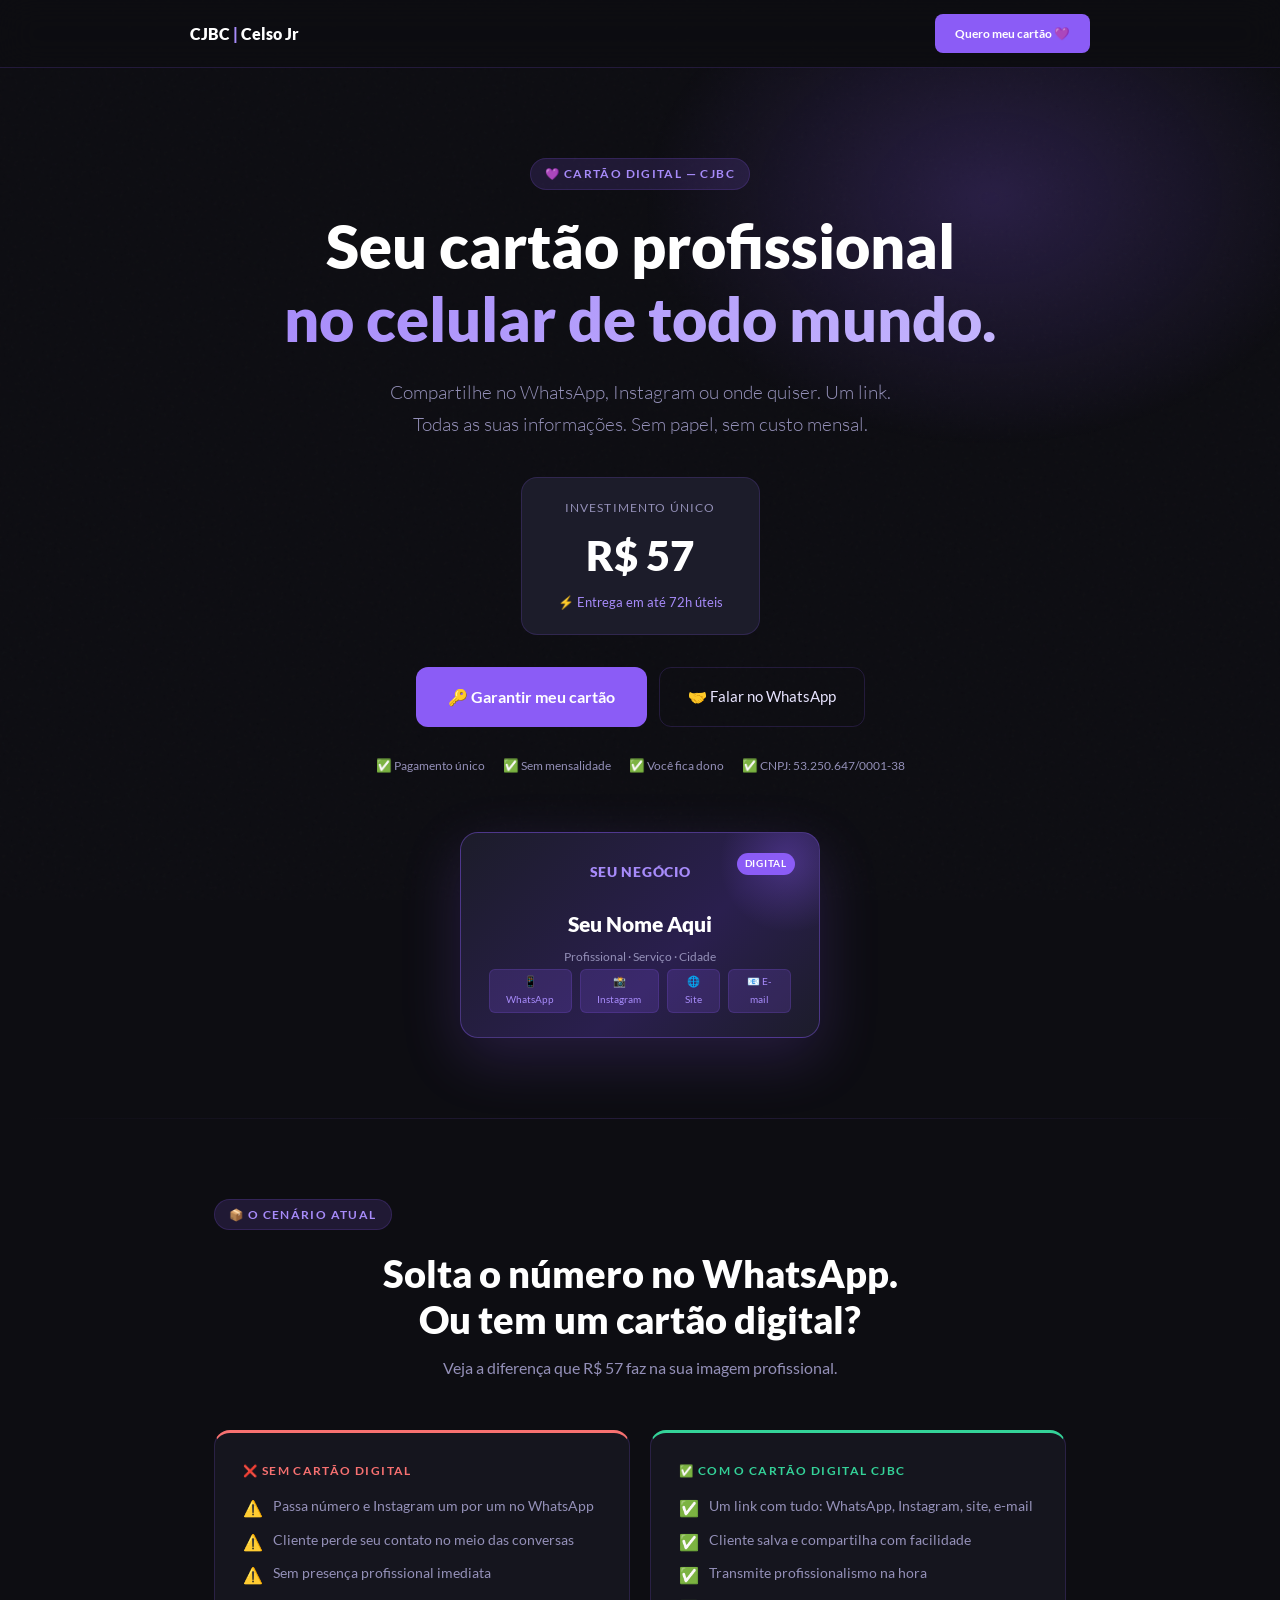
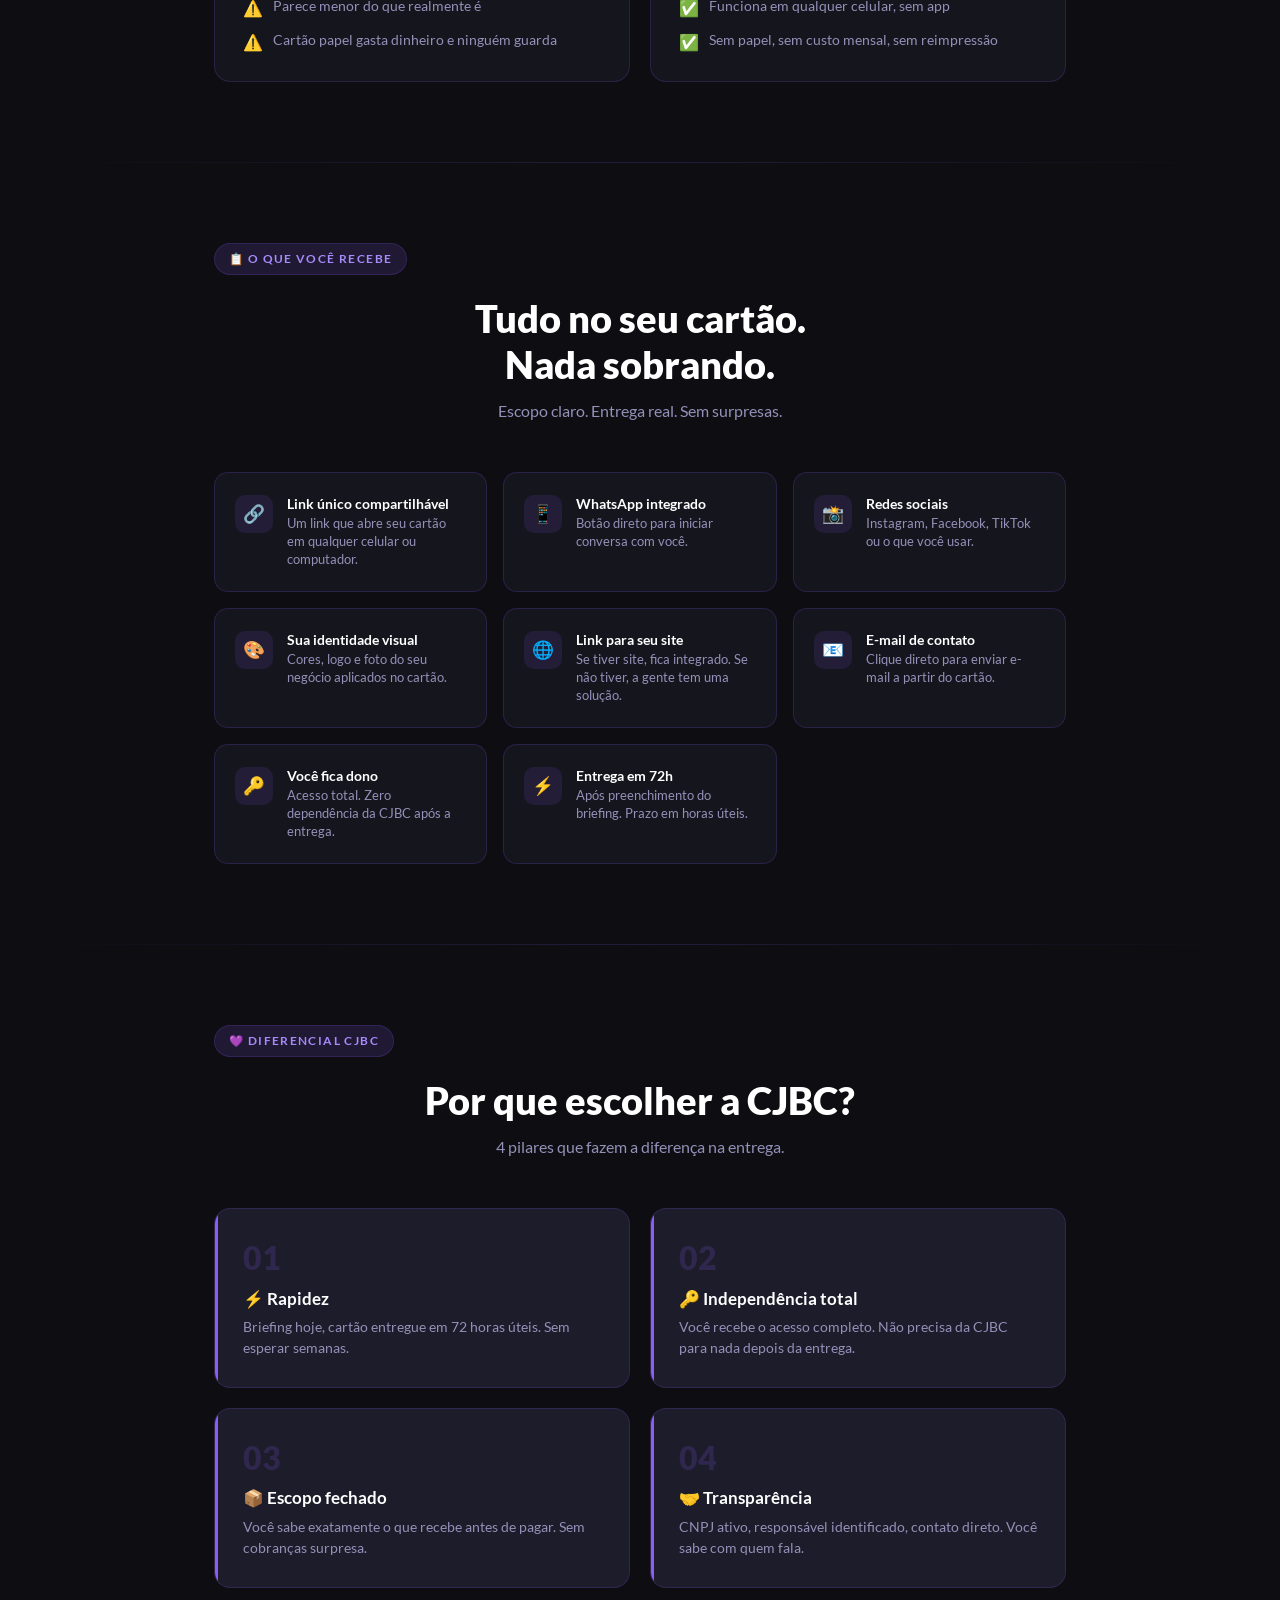
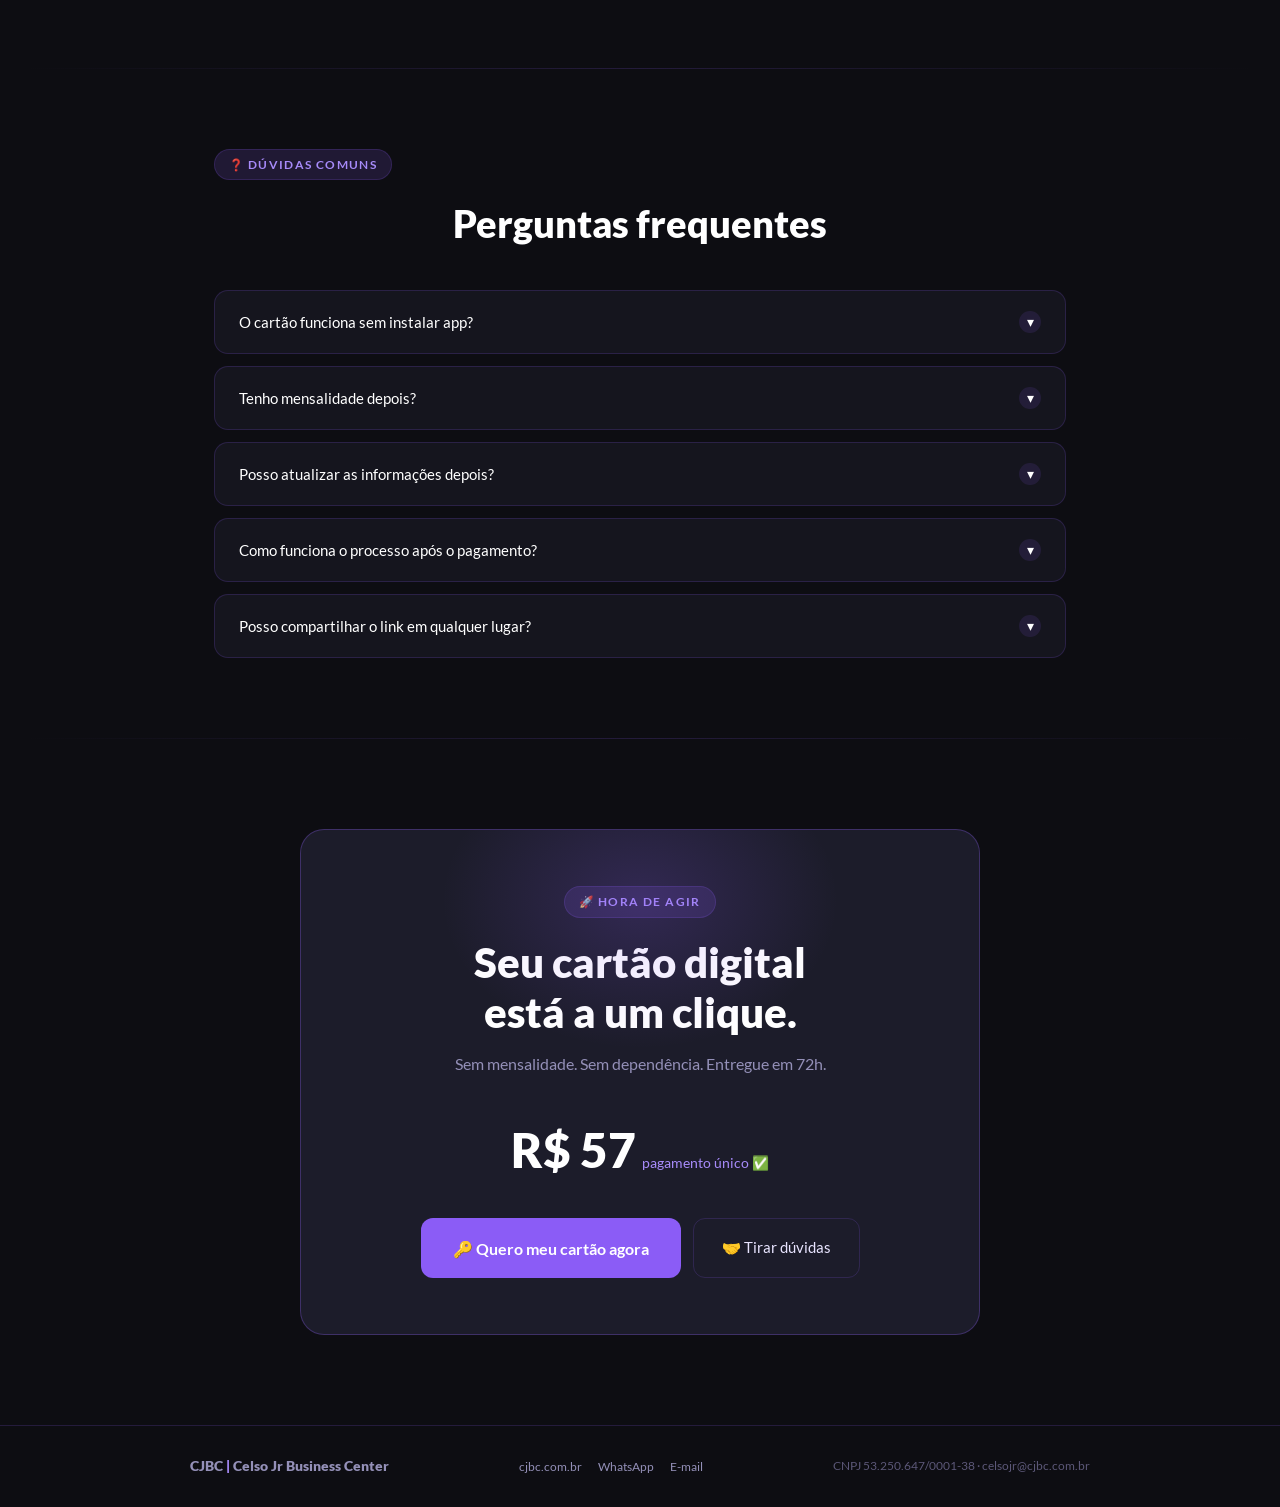
<file: cjbc-digital/cartaodigital/index.html>
<!DOCTYPE html>
<html lang="pt-BR">
<head>
  <meta charset="UTF-8" />
  <meta name="viewport" content="width=device-width, initial-scale=1.0" />
  <title>Cartão Digital — Profissional no WhatsApp em 72h | CJBC</title>
  <meta name="description" content="Cartão de visitas digital para reunir contatos e links profissionais e compartilhar pelo WhatsApp. Conheça os recursos e condições da CJBC.">
  <link rel="canonical" href="https://digital.cjbc.com.br/cartaodigital/">
  <meta property="og:type" content="website">
  <meta property="og:locale" content="pt_BR">
  <meta property="og:site_name" content="CJBC Digital">
  <meta property="og:title" content="Cartão Digital — Profissional no WhatsApp em 72h | CJBC">
  <meta property="og:description" content="Cartão de visitas digital para reunir contatos e links profissionais e compartilhar pelo WhatsApp. Conheça os recursos e condições da CJBC.">
  <meta property="og:url" content="https://digital.cjbc.com.br/cartaodigital/">
  <meta property="og:image" content="https://cjbc.com.br/cartao-digital.jpg">
  <meta name="twitter:card" content="summary_large_image">
  <style>
@font-face {
  font-family: 'Lato';
  font-style: normal;
  font-weight: 300;
  src: url('[data-uri]') format('woff2');
}
@font-face {
  font-family: 'Lato';
  font-style: normal;
  font-weight: 400;
  src: url('[data-uri]') format('woff2');
}
@font-face {
  font-family: 'Lato';
  font-style: normal;
  font-weight: 700;
  src: url('[data-uri]') format('woff2');
}
@font-face {
  font-family: 'Lato';
  font-style: normal;
  font-weight: 900;
  src: url('[data-uri]') format('woff2');
}


    *, *::before, *::after { box-sizing: border-box; margin: 0; padding: 0; }
    html { scroll-behavior: smooth; }
    body {
      font-family: 'Lato', sans-serif;
      background: #0D0D12;
      color: #E8E4FF;
      overflow-x: hidden;
      line-height: 1.7;
    }

    :root {
      --purple: #8B5CF6;
      --purple-light: #A78BFA;
      --purple-glow: rgba(139,92,246,0.35);
      --white: #FFFFFF;
      --off-white: #E8E4FF;
      --text-muted: #9490B8;
      --dark: #0D0D12;
      --dark-2: #15151E;
      --dark-3: #1C1C2A;
      --border: rgba(139,92,246,0.18);
    }

    .container { max-width: 900px; margin: 0 auto; padding: 0 24px; }

    .tag {
      display: inline-block;
      background: rgba(139,92,246,0.15);
      border: 1px solid var(--border);
      color: var(--purple-light);
      font-size: 0.72rem;
      font-weight: 700;
      letter-spacing: 0.12em;
      text-transform: uppercase;
      padding: 5px 14px;
      border-radius: 100px;
      margin-bottom: 20px;
    }

    h1, h2, h3 { font-family: 'Lato', sans-serif; line-height: 1.2; }
    a { text-decoration: none; color: inherit; }

    body::before {
      content: '';
      position: fixed; inset: 0;
      background-image: url("data:image/svg+xml,%3Csvg viewBox='0 0 256 256' xmlns='http://www.w3.org/2000/svg'%3E%3Cfilter id='noise'%3E%3CfeTurbulence type='fractalNoise' baseFrequency='0.9' numOctaves='4' stitchTiles='stitch'/%3E%3C/filter%3E%3Crect width='100%25' height='100%25' filter='url(%23noise)' opacity='0.04'/%3E%3C/svg%3E");
      pointer-events: none; z-index: 0; opacity: 0.5;
    }

    /* NAV */
    nav {
      position: sticky; top: 0; z-index: 100;
      background: rgba(13,13,18,0.85);
      backdrop-filter: blur(18px);
      border-bottom: 1px solid var(--border);
      padding: 14px 24px;
    }
    .nav-inner {
      max-width: 900px; margin: 0 auto;
      display: flex; align-items: center; justify-content: space-between;
    }
    .nav-logo {
      font-family: 'Lato', sans-serif;
      font-weight: 900; font-size: 1rem;
      color: var(--white);
    }
    .nav-logo span { color: var(--purple-light); }
    .nav-cta {
      background: var(--purple); color: #fff;
      font-size: 0.78rem; font-weight: 700;
      padding: 9px 20px; border-radius: 8px;
      transition: background 0.2s, transform 0.15s;
    }
    .nav-cta:hover { background: var(--purple-light); transform: translateY(-1px); }

    /* HERO */
    .hero {
      position: relative;
      padding: 90px 24px 80px;
      text-align: center;
      overflow: hidden;
    }
    .hero-glow {
      position: absolute; top: -120px; left: 50%;
      transform: translateX(-50%);
      width: 700px; height: 500px;
      background: radial-gradient(ellipse at center, rgba(139,92,246,0.22) 0%, transparent 70%);
      pointer-events: none;
    }
    .hero h1 {
      font-size: clamp(2.2rem, 6vw, 3.8rem);
      font-weight: 900;
      color: var(--white);
      margin-bottom: 20px;
    }
    .hero h1 em {
      font-style: normal;
      background: linear-gradient(135deg, var(--purple-light), #C4B5FD);
      -webkit-background-clip: text;
      -webkit-text-fill-color: transparent;
      background-clip: text;
    }
    .hero-sub {
      font-size: clamp(1rem, 2.5vw, 1.2rem);
      color: var(--text-muted);
      max-width: 540px; margin: 0 auto 36px;
      font-weight: 300;
    }
    .price-block {
      display: inline-flex; flex-direction: column; align-items: center;
      background: var(--dark-3);
      border: 1px solid var(--border);
      border-radius: 16px;
      padding: 20px 36px; margin-bottom: 32px; gap: 2px;
    }
    .price-label { font-size: 0.72rem; color: var(--text-muted); letter-spacing: 0.1em; text-transform: uppercase; }
    .price-value {
      font-family: 'Lato', sans-serif;
      font-size: 2.6rem; font-weight: 900; color: var(--white);
    }
    .price-detail { font-size: 0.8rem; color: var(--purple-light); }
    .hero-actions { display: flex; gap: 12px; justify-content: center; flex-wrap: wrap; }
    .btn-primary {
      display: inline-flex; align-items: center; gap: 8px;
      background: var(--purple); color: #fff;
      font-family: 'Lato', sans-serif;
      font-size: 1rem; font-weight: 700;
      padding: 16px 32px; border-radius: 12px;
      transition: all 0.2s;
    }
    .btn-primary:hover { background: var(--purple-light); transform: translateY(-2px); box-shadow: 0 8px 30px var(--purple-glow); }
    .btn-secondary {
      display: inline-flex; align-items: center; gap: 8px;
      background: transparent; color: var(--off-white);
      font-size: 0.95rem; font-weight: 400;
      padding: 16px 28px; border-radius: 12px;
      border: 1px solid var(--border);
      transition: all 0.2s;
    }
    .btn-secondary:hover { border-color: var(--purple-light); color: var(--purple-light); }
    .hero-trust {
      margin-top: 28px; font-size: 0.78rem; color: var(--text-muted);
      display: flex; align-items: center; gap: 18px;
      justify-content: center; flex-wrap: wrap;
    }

    /* MOCKUP CARTÃO */
    .card-preview {
      margin: 56px 0 0;
      display: flex; justify-content: center;
    }
    .card-mock {
      width: min(360px, 90vw);
      aspect-ratio: 1.75;
      background: linear-gradient(135deg, #1C1C2A 0%, #2A1F4E 60%, #1C1C2A 100%);
      border: 1px solid rgba(139,92,246,0.4);
      border-radius: 18px;
      padding: 28px;
      position: relative;
      overflow: hidden;
      box-shadow: 0 20px 60px rgba(139,92,246,0.2);
    }
    .card-mock::before {
      content: '';
      position: absolute; top: -40px; right: -40px;
      width: 140px; height: 140px;
      background: radial-gradient(circle, rgba(139,92,246,0.3), transparent 70%);
    }
    .card-mock-logo {
      font-family: 'Lato', sans-serif;
      font-weight: 900; font-size: 0.85rem;
      color: var(--purple-light);
      letter-spacing: 0.05em;
    }
    .card-mock-name {
      font-family: 'Lato', sans-serif;
      font-weight: 900; font-size: 1.3rem;
      color: var(--white);
      margin-top: 22px;
    }
    .card-mock-role {
      font-size: 0.78rem; color: var(--text-muted);
      margin-top: 4px;
    }
    .card-mock-links {
      position: absolute; bottom: 24px; left: 28px; right: 28px;
      display: flex; gap: 8px;
    }
    .card-mock-chip {
      background: rgba(139,92,246,0.18);
      border: 1px solid var(--border);
      border-radius: 6px;
      font-size: 0.65rem; color: var(--purple-light);
      padding: 3px 10px;
    }
    .card-mock-badge {
      position: absolute; top: 20px; right: 24px;
      background: var(--purple);
      color: #fff; font-size: 0.6rem; font-weight: 700;
      padding: 3px 8px; border-radius: 100px;
      letter-spacing: 0.08em;
    }

    /* DIVIDER */
    .section-divider {
      height: 1px;
      background: linear-gradient(to right, transparent, var(--border), transparent);
      margin: 0 24px;
    }

    /* PROBLEM / SOLUTION */
    .problem-section { padding: 80px 0; }
    .problem-section h2 {
      font-size: clamp(1.6rem, 4vw, 2.4rem);
      color: var(--white); font-weight: 900;
      text-align: center; margin-bottom: 12px;
    }
    .section-sub { text-align: center; color: var(--text-muted); margin-bottom: 48px; font-size: 1rem; }
    .before-after { display: grid; grid-template-columns: 1fr 1fr; gap: 20px; }
    @media (max-width: 640px) { .before-after { grid-template-columns: 1fr; } }
    .ba-card {
      background: var(--dark-2);
      border: 1px solid var(--border);
      border-radius: 16px; padding: 28px;
    }
    .ba-card.before { border-top: 3px solid #F87171; }
    .ba-card.after  { border-top: 3px solid #34D399; }
    .ba-label {
      font-family: 'Lato', sans-serif;
      font-size: 0.72rem; font-weight: 700;
      letter-spacing: 0.12em; text-transform: uppercase; margin-bottom: 16px;
    }
    .before .ba-label { color: #F87171; }
    .after  .ba-label { color: #34D399; }
    .ba-list { list-style: none; display: flex; flex-direction: column; gap: 10px; }
    .ba-list li {
      font-size: 0.9rem; color: var(--text-muted);
      display: flex; align-items: flex-start; gap: 10px; line-height: 1.4;
    }
    .ba-list li .icon { flex-shrink: 0; font-size: 1rem; margin-top: 1px; }

    /* INCLUDES */
    .includes-section { padding: 80px 0; }
    .includes-section h2 {
      font-size: clamp(1.6rem, 4vw, 2.4rem);
      color: var(--white); font-weight: 900;
      text-align: center; margin-bottom: 10px;
    }
    .includes-grid { display: grid; grid-template-columns: repeat(auto-fit, minmax(240px, 1fr)); gap: 16px; }
    .inc-item {
      background: var(--dark-2);
      border: 1px solid var(--border);
      border-radius: 14px;
      padding: 22px 22px 22px 20px;
      display: flex; align-items: flex-start; gap: 14px;
      transition: border-color 0.2s, transform 0.2s;
    }
    .inc-item:hover { border-color: var(--purple); transform: translateY(-2px); }
    .inc-icon {
      width: 38px; height: 38px;
      background: rgba(139,92,246,0.12);
      border-radius: 10px;
      display: flex; align-items: center; justify-content: center;
      font-size: 1.1rem; flex-shrink: 0;
    }
    .inc-text h3 { font-size: 0.9rem; color: var(--white); font-weight: 700; margin-bottom: 3px; }
    .inc-text p  { font-size: 0.8rem; color: var(--text-muted); line-height: 1.4; }

    /* PILLARS */
    .pillars-section { padding: 80px 0; }
    .pillars-section h2 {
      font-size: clamp(1.6rem, 4vw, 2.4rem);
      color: var(--white); font-weight: 900;
      text-align: center; margin-bottom: 10px;
    }
    .pillars-grid { display: grid; grid-template-columns: repeat(2, 1fr); gap: 20px; }
    @media (max-width: 540px) { .pillars-grid { grid-template-columns: 1fr; } }
    .pillar {
      background: var(--dark-3);
      border: 1px solid var(--border);
      border-radius: 16px; padding: 28px;
      position: relative; overflow: hidden;
    }
    .pillar::after {
      content: ''; position: absolute;
      top: 0; left: 0; width: 3px; height: 100%;
      background: var(--purple);
    }
    .pillar-num {
      font-family: 'Lato', sans-serif;
      font-size: 2rem; font-weight: 900;
      color: rgba(139,92,246,0.18);
      line-height: 1.3; margin-bottom: 10px;
    }
    .pillar h3 { font-size: 1.05rem; font-weight: 700; color: var(--white); margin-bottom: 8px; }
    .pillar p { font-size: 0.85rem; color: var(--text-muted); line-height: 1.55; }

    /* FAQ */
    .faq-section { padding: 80px 0; }
    .faq-section h2 {
      font-size: clamp(1.6rem, 4vw, 2.4rem);
      color: var(--white); font-weight: 900;
      text-align: center; margin-bottom: 44px;
    }
    .faq-list { display: flex; flex-direction: column; gap: 12px; }
    .faq-item {
      background: var(--dark-2);
      border: 1px solid var(--border);
      border-radius: 14px; overflow: hidden;
      transition: border-color 0.2s;
    }
    .faq-item:hover { border-color: var(--purple); }
    .faq-q {
      width: 100%; background: none; border: none;
      color: var(--white);
      font-family: 'Lato', sans-serif;
      font-size: 0.95rem; font-weight: 400;
      text-align: left; padding: 20px 24px; cursor: pointer;
      display: flex; align-items: center; justify-content: space-between; gap: 12px;
    }
    .faq-q .arrow {
      width: 22px; height: 22px; border-radius: 50%;
      background: rgba(139,92,246,0.12);
      display: flex; align-items: center; justify-content: center;
      font-size: 0.85rem; flex-shrink: 0;
      transition: transform 0.3s;
    }
    .faq-item.open .faq-q .arrow { transform: rotate(180deg); }
    .faq-a {
      max-height: 0; overflow: hidden;
      transition: max-height 0.35s ease, padding 0.3s;
      font-size: 0.88rem; color: var(--text-muted);
      line-height: 1.6; padding: 0 24px;
    }
    .faq-item.open .faq-a { max-height: 200px; padding: 0 24px 20px; }

    /* CTA FINAL */
    .cta-section { padding: 90px 24px; text-align: center; position: relative; }
    .cta-box {
      background: var(--dark-3);
      border: 1px solid rgba(139,92,246,0.3);
      border-radius: 24px; padding: 56px 40px;
      position: relative; overflow: hidden;
      max-width: 680px; margin: 0 auto;
    }
    .cta-box::before {
      content: ''; position: absolute;
      top: -80px; left: 50%; transform: translateX(-50%);
      width: 400px; height: 300px;
      background: radial-gradient(ellipse, rgba(139,92,246,0.2) 0%, transparent 70%);
      pointer-events: none;
    }
    .cta-box h2 {
      font-size: clamp(1.7rem, 4vw, 2.6rem);
      color: var(--white); font-weight: 900; margin-bottom: 12px;
    }
    .cta-box p {
      color: var(--text-muted); font-size: 1rem;
      margin-bottom: 32px; max-width: 460px; margin-left: auto; margin-right: auto;
    }
    .cta-price-line {
      display: inline-flex; align-items: baseline; gap: 6px; margin-bottom: 28px;
    }
    .cta-price-line .val {
      font-family: 'Lato', sans-serif;
      font-size: 3rem; font-weight: 900; color: var(--white);
    }
    .cta-price-line .detail { color: var(--purple-light); font-size: 0.85rem; }
    .cta-actions { display: flex; gap: 12px; justify-content: center; flex-wrap: wrap; }

    /* FOOTER */
    footer {
      border-top: 1px solid var(--border);
      padding: 28px 24px; text-align: center;
    }
    .footer-inner {
      max-width: 900px; margin: 0 auto;
      display: flex; align-items: center; justify-content: space-between;
      flex-wrap: wrap; gap: 12px;
    }
    .footer-logo { font-family: 'Lato', sans-serif; font-weight: 900; font-size: 0.9rem; color: var(--text-muted); }
    .footer-logo span { color: var(--purple-light); }
    footer p { font-size: 0.75rem; color: #5C5878; }
    .footer-links { display: flex; gap: 16px; }
    .footer-links a { font-size: 0.78rem; color: var(--text-muted); transition: color 0.2s; }
    .footer-links a:hover { color: var(--purple-light); }

    @keyframes fadeUp {
      from { opacity: 0; transform: translateY(24px); }
      to   { opacity: 1; transform: translateY(0); }
    }
    .hero > * { animation: fadeUp 0.6s ease both; }
    .hero .tag         { animation-delay: 0.05s; }
    .hero h1           { animation-delay: 0.15s; }
    .hero .hero-sub    { animation-delay: 0.25s; }
    .hero .price-block { animation-delay: 0.35s; }
    .hero .hero-actions { animation-delay: 0.42s; }
    .hero .hero-trust  { animation-delay: 0.5s; }
    .hero .card-preview { animation-delay: 0.55s; }

    @media (max-width: 600px) {
      .cta-box { padding: 40px 22px; }
      .hero { padding: 70px 24px 60px; }
    }
  </style>
</head>
<body>

<!-- NAV -->
<nav>
  <div class="nav-inner">
    <div class="nav-logo">CJBC <span>|</span> Celso Jr</div>
    <a class="nav-cta"
       href="https://loja.infinitepay.io/cjbc_lojaonline/gme4449-cartao-de-visitas-digital-cjbc?utm_source=landing&utm_medium=nav&utm_campaign=cartao-digital"
       target="_blank" rel="noopener">
      Quero meu cartão 💜
    </a>
  </div>
</nav>

<!-- HERO -->
<section class="hero">
  <div class="hero-glow"></div>
  <div class="tag">💜 Cartão Digital — CJBC</div>
  <h1>Seu cartão profissional<br /><em>no celular de todo mundo.</em></h1>
  <p class="hero-sub">
    Compartilhe no WhatsApp, Instagram ou onde quiser.
    Um link. Todas as suas informações. Sem papel, sem custo mensal.
  </p>
  <div class="price-block">
    <span class="price-label">Investimento único</span>
    <span class="price-value">R$ 57</span>
    <span class="price-detail">⚡ Entrega em até 72h úteis</span>
  </div>
  <div class="hero-actions">
    <a class="btn-primary"
       href="https://loja.infinitepay.io/cjbc_lojaonline/gme4449-cartao-de-visitas-digital-cjbc?utm_source=landing&utm_medium=hero&utm_campaign=cartao-digital"
       target="_blank" rel="noopener">
      🔑 Garantir meu cartão
    </a>
    <a class="btn-secondary"
       href="https://wa.me/5531972219836?text=Ol%C3%A1%21+Quero+saber+mais+sobre+o+Cart%C3%A3o+Digital"
       target="_blank" rel="noopener">
      🤝 Falar no WhatsApp
    </a>
  </div>
  <div class="hero-trust">
    <span>✅ Pagamento único</span>
    <span>✅ Sem mensalidade</span>
    <span>✅ Você fica dono</span>
    <span>✅ CNPJ: 53.250.647/0001-38</span>
  </div>

  <!-- Mockup visual do cartão -->
  <div class="card-preview">
    <div class="card-mock">
      <div class="card-mock-badge">DIGITAL</div>
      <div class="card-mock-logo">SEU NEGÓCIO</div>
      <div class="card-mock-name">Seu Nome Aqui</div>
      <div class="card-mock-role">Profissional · Serviço · Cidade</div>
      <div class="card-mock-links">
        <span class="card-mock-chip">📱 WhatsApp</span>
        <span class="card-mock-chip">📸 Instagram</span>
        <span class="card-mock-chip">🌐 Site</span>
        <span class="card-mock-chip">📧 E-mail</span>
      </div>
    </div>
  </div>
</section>

<div class="section-divider"></div>

<!-- PROBLEMA / SOLUÇÃO -->
<section class="problem-section">
  <div class="container">
    <div class="tag">📦 O cenário atual</div>
    <h2>Solta o número no WhatsApp.<br />Ou tem um cartão digital?</h2>
    <p class="section-sub">Veja a diferença que R$ 57 faz na sua imagem profissional.</p>
    <div class="before-after">
      <div class="ba-card before">
        <p class="ba-label">❌ Sem cartão digital</p>
        <ul class="ba-list">
          <li><span class="icon">⚠️</span> Passa número e Instagram um por um no WhatsApp</li>
          <li><span class="icon">⚠️</span> Cliente perde seu contato no meio das conversas</li>
          <li><span class="icon">⚠️</span> Sem presença profissional imediata</li>
          <li><span class="icon">⚠️</span> Parece menor do que realmente é</li>
          <li><span class="icon">⚠️</span> Cartão papel gasta dinheiro e ninguém guarda</li>
        </ul>
      </div>
      <div class="ba-card after">
        <p class="ba-label">✅ Com o Cartão Digital CJBC</p>
        <ul class="ba-list">
          <li><span class="icon">✅</span> Um link com tudo: WhatsApp, Instagram, site, e-mail</li>
          <li><span class="icon">✅</span> Cliente salva e compartilha com facilidade</li>
          <li><span class="icon">✅</span> Transmite profissionalismo na hora</li>
          <li><span class="icon">✅</span> Funciona em qualquer celular, sem app</li>
          <li><span class="icon">✅</span> Sem papel, sem custo mensal, sem reimpressão</li>
        </ul>
      </div>
    </div>
  </div>
</section>

<div class="section-divider"></div>

<!-- O QUE INCLUI -->
<section class="includes-section">
  <div class="container">
    <div class="tag">📋 O que você recebe</div>
    <h2>Tudo no seu cartão.<br />Nada sobrando.</h2>
    <p class="section-sub">Escopo claro. Entrega real. Sem surpresas.</p>
    <div class="includes-grid">
      <div class="inc-item">
        <div class="inc-icon">🔗</div>
        <div class="inc-text">
          <h3>Link único compartilhável</h3>
          <p>Um link que abre seu cartão em qualquer celular ou computador.</p>
        </div>
      </div>
      <div class="inc-item">
        <div class="inc-icon">📱</div>
        <div class="inc-text">
          <h3>WhatsApp integrado</h3>
          <p>Botão direto para iniciar conversa com você.</p>
        </div>
      </div>
      <div class="inc-item">
        <div class="inc-icon">📸</div>
        <div class="inc-text">
          <h3>Redes sociais</h3>
          <p>Instagram, Facebook, TikTok ou o que você usar.</p>
        </div>
      </div>
      <div class="inc-item">
        <div class="inc-icon">🎨</div>
        <div class="inc-text">
          <h3>Sua identidade visual</h3>
          <p>Cores, logo e foto do seu negócio aplicados no cartão.</p>
        </div>
      </div>
      <div class="inc-item">
        <div class="inc-icon">🌐</div>
        <div class="inc-text">
          <h3>Link para seu site</h3>
          <p>Se tiver site, fica integrado. Se não tiver, a gente tem uma solução.</p>
        </div>
      </div>
      <div class="inc-item">
        <div class="inc-icon">📧</div>
        <div class="inc-text">
          <h3>E-mail de contato</h3>
          <p>Clique direto para enviar e-mail a partir do cartão.</p>
        </div>
      </div>
      <div class="inc-item">
        <div class="inc-icon">🔑</div>
        <div class="inc-text">
          <h3>Você fica dono</h3>
          <p>Acesso total. Zero dependência da CJBC após a entrega.</p>
        </div>
      </div>
      <div class="inc-item">
        <div class="inc-icon">⚡</div>
        <div class="inc-text">
          <h3>Entrega em 72h</h3>
          <p>Após preenchimento do briefing. Prazo em horas úteis.</p>
        </div>
      </div>
    </div>
  </div>
</section>

<div class="section-divider"></div>

<!-- 4 PILARES -->
<section class="pillars-section">
  <div class="container">
    <div class="tag">💜 Diferencial CJBC</div>
    <h2>Por que escolher a CJBC?</h2>
    <p class="section-sub">4 pilares que fazem a diferença na entrega.</p>
    <div class="pillars-grid">
      <div class="pillar">
        <div class="pillar-num">01</div>
        <h3>⚡ Rapidez</h3>
        <p>Briefing hoje, cartão entregue em 72 horas úteis. Sem esperar semanas.</p>
      </div>
      <div class="pillar">
        <div class="pillar-num">02</div>
        <h3>🔑 Independência total</h3>
        <p>Você recebe o acesso completo. Não precisa da CJBC para nada depois da entrega.</p>
      </div>
      <div class="pillar">
        <div class="pillar-num">03</div>
        <h3>📦 Escopo fechado</h3>
        <p>Você sabe exatamente o que recebe antes de pagar. Sem cobranças surpresa.</p>
      </div>
      <div class="pillar">
        <div class="pillar-num">04</div>
        <h3>🤝 Transparência</h3>
        <p>CNPJ ativo, responsável identificado, contato direto. Você sabe com quem fala.</p>
      </div>
    </div>
  </div>
</section>

<div class="section-divider"></div>

<!-- FAQ -->
<section class="faq-section">
  <div class="container">
    <div class="tag">❓ Dúvidas comuns</div>
    <h2>Perguntas frequentes</h2>
    <div class="faq-list">
      <div class="faq-item">
        <button class="faq-q">
          O cartão funciona sem instalar app?
          <span class="arrow">▾</span>
        </button>
        <div class="faq-a">
          Sim. É um link que abre no navegador do celular ou computador. O cliente não precisa instalar nada.
        </div>
      </div>
      <div class="faq-item">
        <button class="faq-q">
          Tenho mensalidade depois?
          <span class="arrow">▾</span>
        </button>
        <div class="faq-a">
          Não. O investimento é único: R$ 57. Sem nenhum custo recorrente.
        </div>
      </div>
      <div class="faq-item">
        <button class="faq-q">
          Posso atualizar as informações depois?
          <span class="arrow">▾</span>
        </button>
        <div class="faq-a">
          Sim. Você recebe o acesso de administrador e pode editar quando quiser.
        </div>
      </div>
      <div class="faq-item">
        <button class="faq-q">
          Como funciona o processo após o pagamento?
          <span class="arrow">▾</span>
        </button>
        <div class="faq-a">
          1) Pagamento confirmado → 2) Briefing enviado por WhatsApp → 3) Você preenche e retorna → 4) Cartão criado em 72h → 5) Link entregue. Simples assim.
        </div>
      </div>
      <div class="faq-item">
        <button class="faq-q">
          Posso compartilhar o link em qualquer lugar?
          <span class="arrow">▾</span>
        </button>
        <div class="faq-a">
          Sim. WhatsApp, Instagram, bio do TikTok, e-mail, assinatura de e-mail, impresso em banner. Em qualquer lugar que aceite um link.
        </div>
      </div>
    </div>
  </div>
</section>

<div class="section-divider"></div>

<!-- CTA FINAL -->
<section class="cta-section">
  <div class="cta-box">
    <div class="tag">🚀 Hora de agir</div>
    <h2>Seu cartão digital<br />está a um clique.</h2>
    <p>Sem mensalidade. Sem dependência. Entregue em 72h.</p>
    <div class="cta-price-line">
      <span class="val">R$ 57</span>
      <span class="detail">pagamento único ✅</span>
    </div>
    <div class="cta-actions">
      <a class="btn-primary"
         href="https://loja.infinitepay.io/cjbc_lojaonline/gme4449-cartao-de-visitas-digital-cjbc?utm_source=landing&utm_medium=cta-final&utm_campaign=cartao-digital"
         target="_blank" rel="noopener">
        🔑 Quero meu cartão agora
      </a>
      <a class="btn-secondary"
         href="https://wa.me/5531972219836?text=Ol%C3%A1%21+Tenho+d%C3%BAvidas+sobre+o+Cart%C3%A3o+Digital"
         target="_blank" rel="noopener">
        🤝 Tirar dúvidas
      </a>
    </div>
  </div>
</section>

<!-- FOOTER -->
<footer>
  <div class="footer-inner">
    <div class="footer-logo">CJBC <span>|</span> Celso Jr Business Center</div>
    <div class="footer-links">
      <a href="https://www.cjbc.com.br" target="_blank" rel="noopener">cjbc.com.br</a>
      <a href="https://wa.me/5531972219836" target="_blank" rel="noopener">WhatsApp</a>
      <a href="mailto:celsojr@cjbc.com.br">E-mail</a>
    </div>
    <p>CNPJ 53.250.647/0001-38 · celsojr@cjbc.com.br</p>
  </div>
</footer>

<script>
  document.querySelectorAll('.faq-q').forEach(btn => {
    btn.addEventListener('click', () => {
      const item = btn.parentElement;
      const isOpen = item.classList.contains('open');
      document.querySelectorAll('.faq-item').forEach(i => i.classList.remove('open'));
      if (!isOpen) item.classList.add('open');
    });
  });
</script>

</body>
</html>
</file>
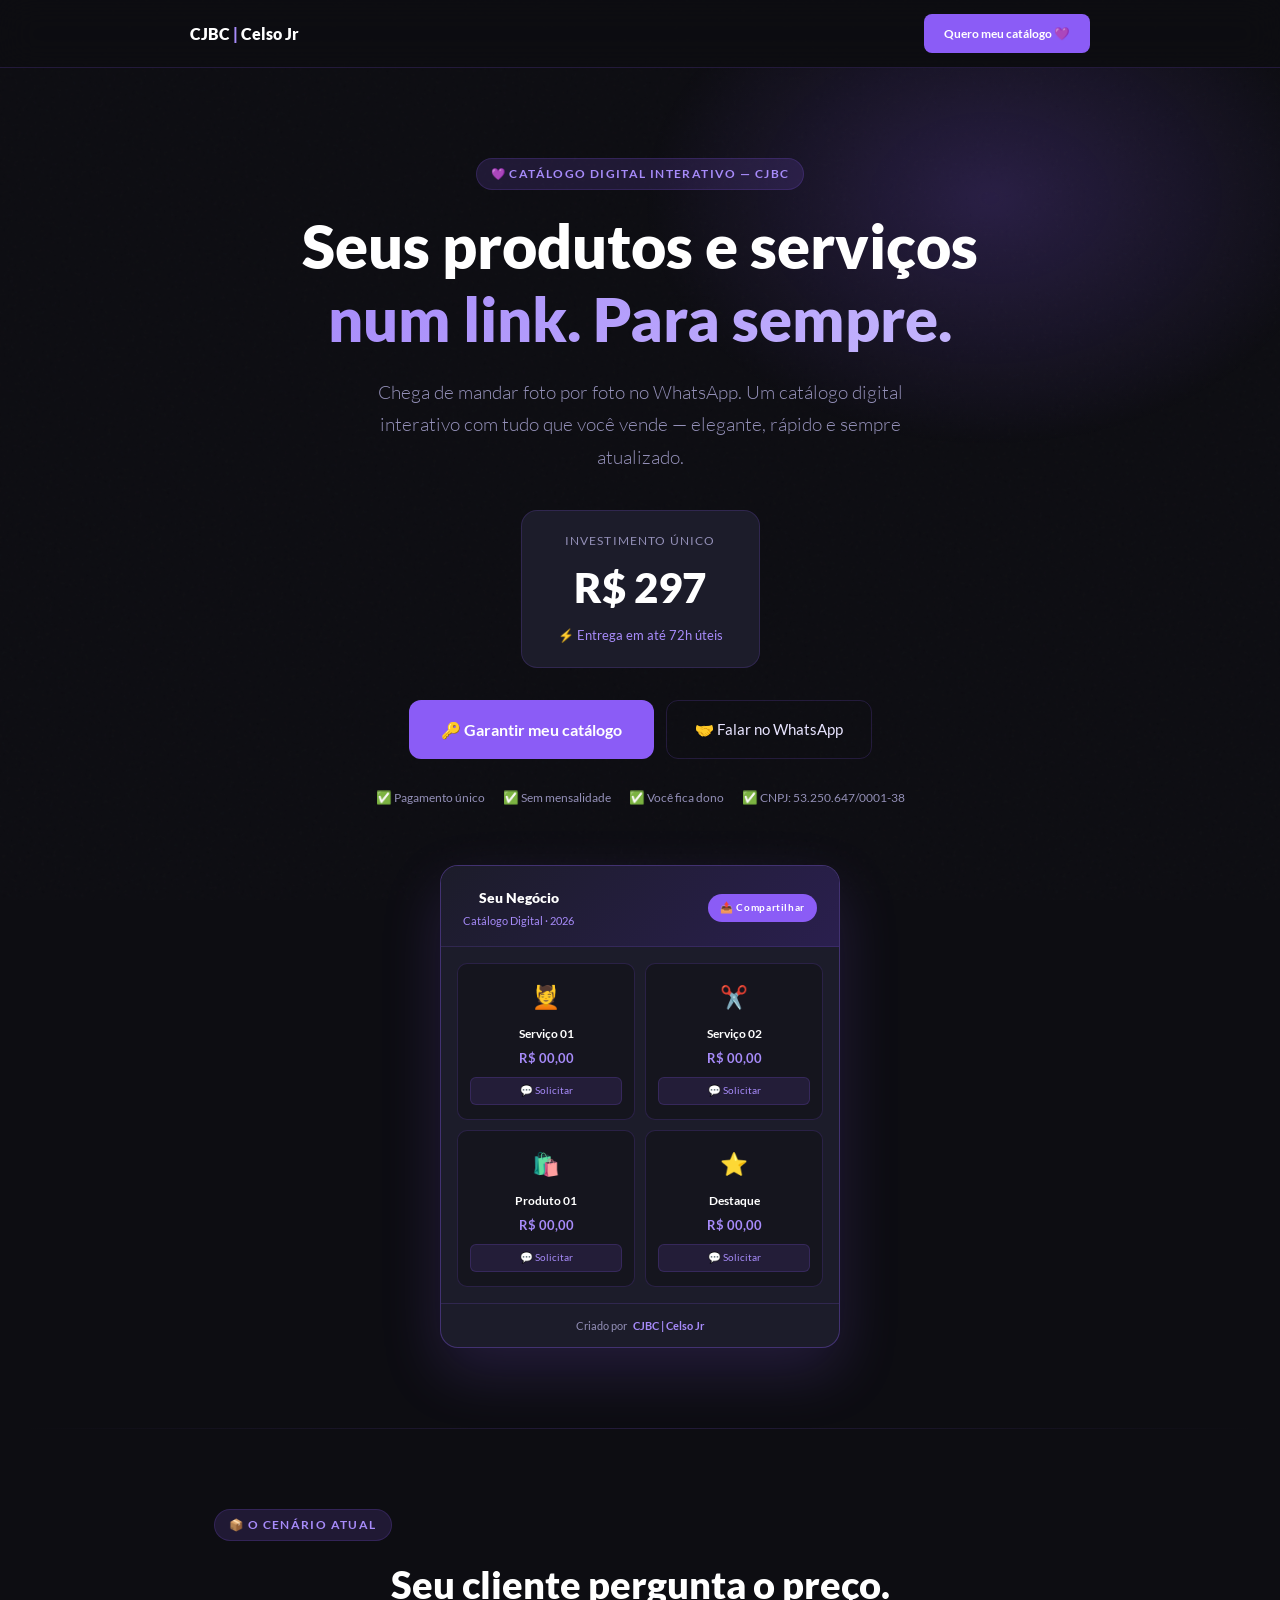
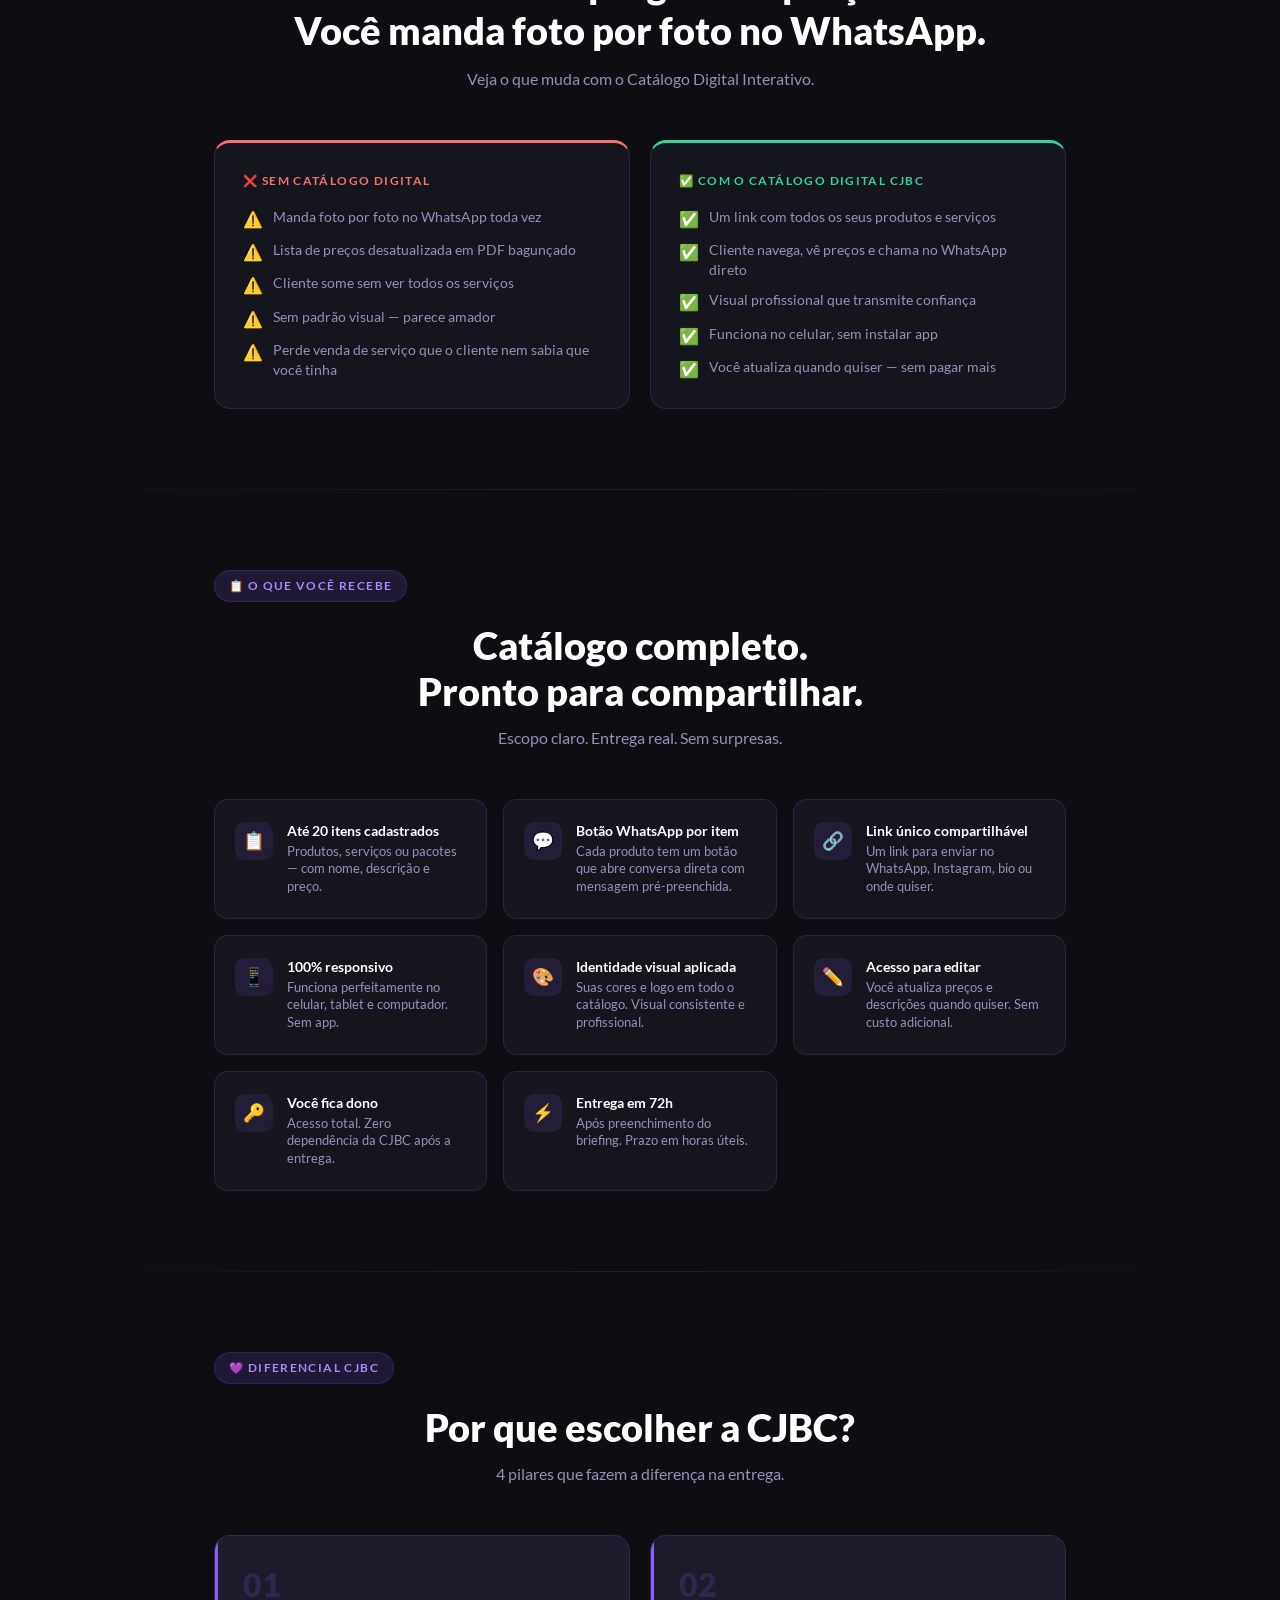
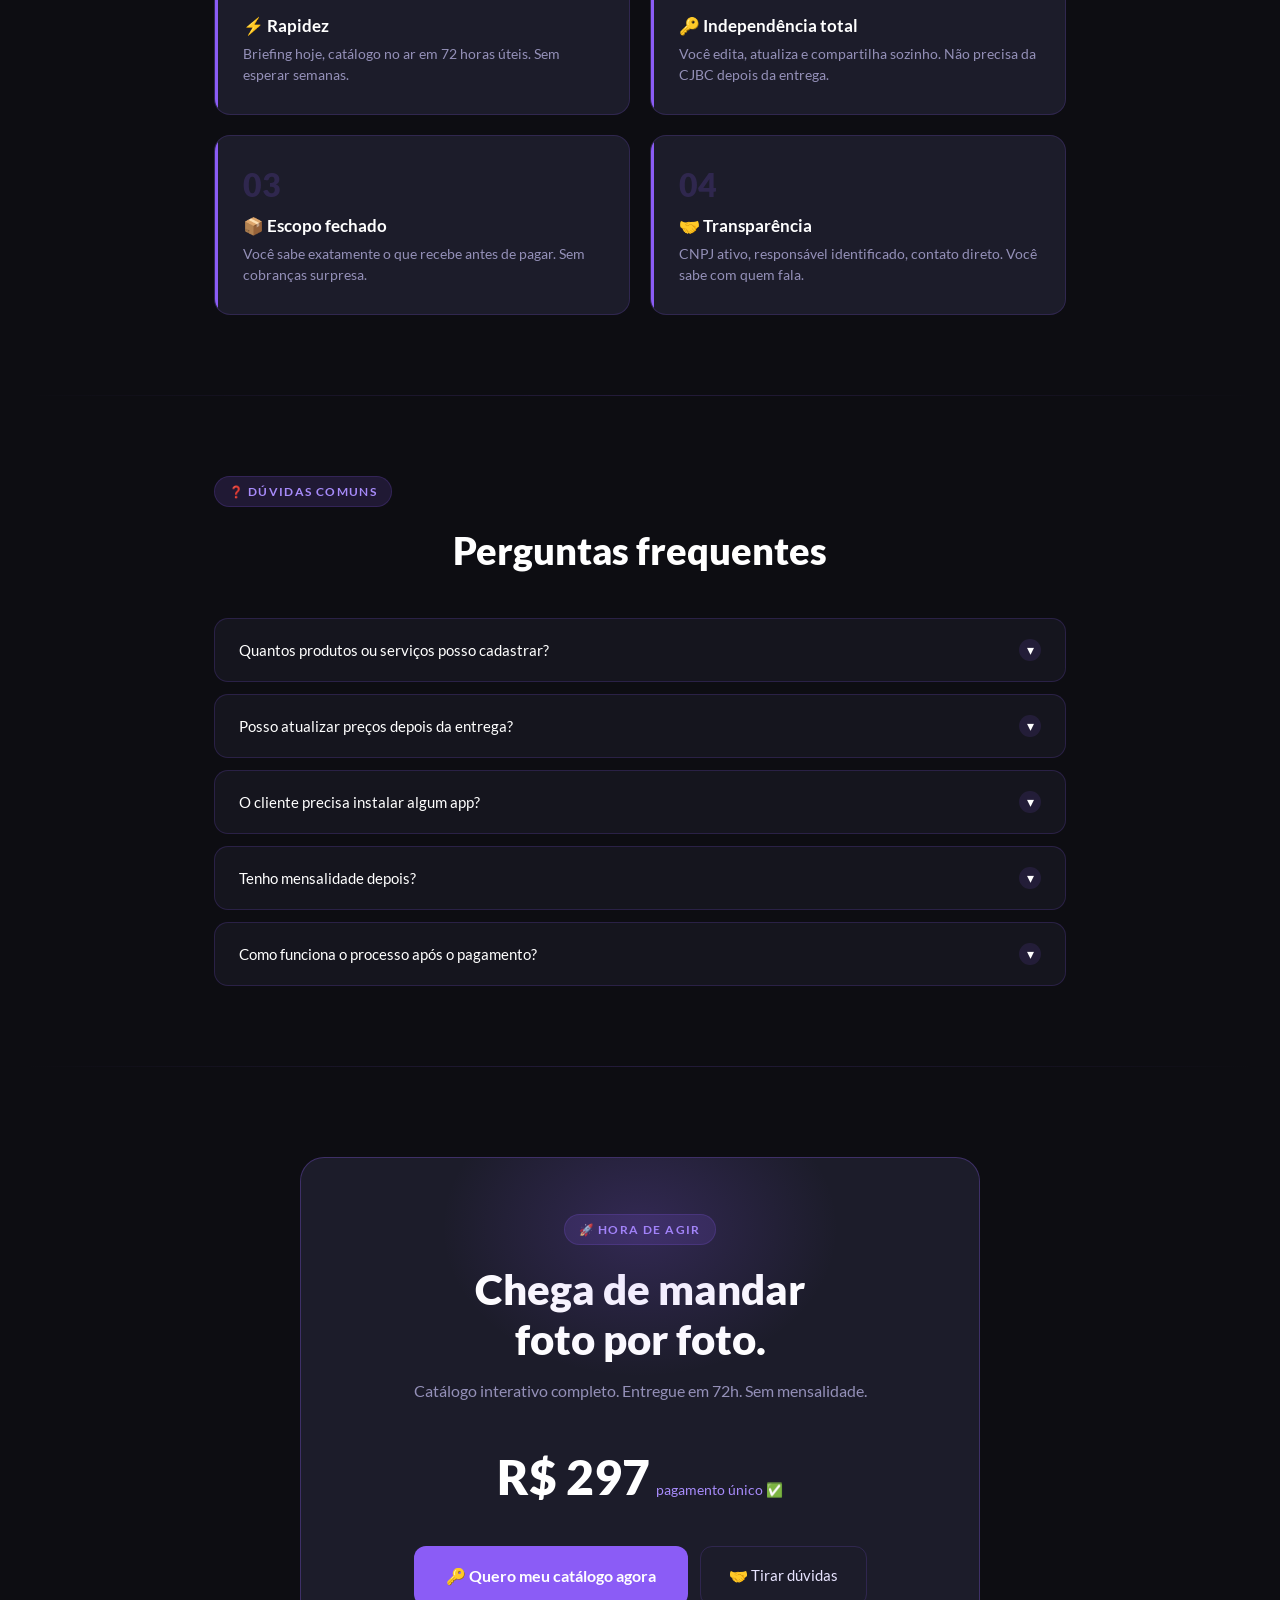
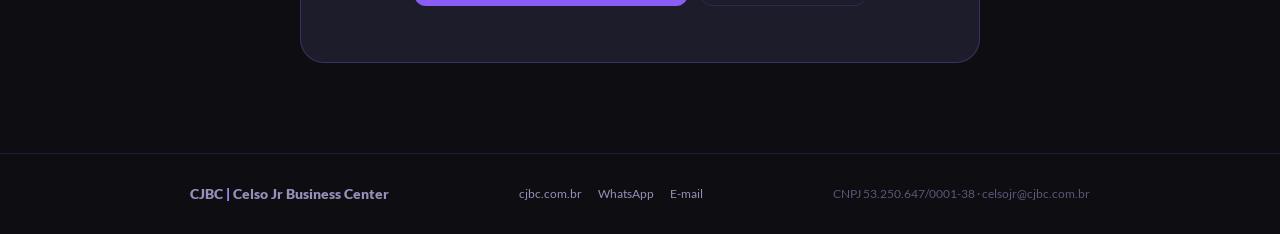
<file: cjbc-digital/catalogodigital/index.html>
<!DOCTYPE html>
<html lang="pt-BR">
<head>
  <meta charset="UTF-8" />
  <meta name="viewport" content="width=device-width, initial-scale=1.0" />
  <title>Catálogo Digital Interativo — Seus produtos sempre à mão | CJBC</title>
  <meta name="description" content="Organize produtos e serviços em um catálogo digital interativo para compartilhar por link. Conheça os recursos e as condições da CJBC.">
  <link rel="canonical" href="https://digital.cjbc.com.br/catalogodigital/">
  <meta property="og:type" content="website">
  <meta property="og:locale" content="pt_BR">
  <meta property="og:site_name" content="CJBC Digital">
  <meta property="og:title" content="Catálogo Digital Interativo — Seus produtos sempre à mão | CJBC">
  <meta property="og:description" content="Organize produtos e serviços em um catálogo digital interativo para compartilhar por link. Conheça os recursos e as condições da CJBC.">
  <meta property="og:url" content="https://digital.cjbc.com.br/catalogodigital/">
  <meta property="og:image" content="https://cjbc.com.br/catalogo-digital.jpg">
  <meta name="twitter:card" content="summary_large_image">
  <style>
@font-face {
  font-family: 'Lato';
  font-style: normal;
  font-weight: 300;
  src: url('[data-uri]') format('woff2');
}
@font-face {
  font-family: 'Lato';
  font-style: normal;
  font-weight: 400;
  src: url('[data-uri]') format('woff2');
}
@font-face {
  font-family: 'Lato';
  font-style: normal;
  font-weight: 700;
  src: url('[data-uri]') format('woff2');
}
@font-face {
  font-family: 'Lato';
  font-style: normal;
  font-weight: 900;
  src: url('[data-uri]') format('woff2');
}


    *, *::before, *::after { box-sizing: border-box; margin: 0; padding: 0; }
    html { scroll-behavior: smooth; }
    body {
      font-family: 'Lato', sans-serif;
      background: #0D0D12;
      color: #E8E4FF;
      overflow-x: hidden;
      line-height: 1.7;
    }

    :root {
      --purple: #8B5CF6;
      --purple-light: #A78BFA;
      --purple-glow: rgba(139,92,246,0.35);
      --white: #FFFFFF;
      --off-white: #E8E4FF;
      --text-muted: #9490B8;
      --dark: #0D0D12;
      --dark-2: #15151E;
      --dark-3: #1C1C2A;
      --border: rgba(139,92,246,0.18);
    }

    .container { max-width: 900px; margin: 0 auto; padding: 0 24px; }
    .tag {
      display: inline-block;
      background: rgba(139,92,246,0.15);
      border: 1px solid var(--border);
      color: var(--purple-light);
      font-size: 0.72rem; font-weight: 700;
      letter-spacing: 0.12em; text-transform: uppercase;
      padding: 5px 14px; border-radius: 100px; margin-bottom: 20px;
    }
    h1, h2, h3 { font-family: 'Lato', sans-serif; line-height: 1.2; }
    a { text-decoration: none; color: inherit; }

    body::before {
      content: ''; position: fixed; inset: 0;
      background-image: url("data:image/svg+xml,%3Csvg viewBox='0 0 256 256' xmlns='http://www.w3.org/2000/svg'%3E%3Cfilter id='noise'%3E%3CfeTurbulence type='fractalNoise' baseFrequency='0.9' numOctaves='4' stitchTiles='stitch'/%3E%3C/filter%3E%3Crect width='100%25' height='100%25' filter='url(%23noise)' opacity='0.04'/%3E%3C/svg%3E");
      pointer-events: none; z-index: 0; opacity: 0.5;
    }

    /* NAV */
    nav {
      position: sticky; top: 0; z-index: 100;
      background: rgba(13,13,18,0.85);
      backdrop-filter: blur(18px);
      border-bottom: 1px solid var(--border);
      padding: 14px 24px;
    }
    .nav-inner {
      max-width: 900px; margin: 0 auto;
      display: flex; align-items: center; justify-content: space-between;
    }
    .nav-logo { font-family: 'Lato', sans-serif; font-weight: 900; font-size: 1rem; color: var(--white); }
    .nav-logo span { color: var(--purple-light); }
    .nav-cta {
      background: var(--purple); color: #fff;
      font-size: 0.78rem; font-weight: 700;
      padding: 9px 20px; border-radius: 8px;
      transition: background 0.2s, transform 0.15s;
    }
    .nav-cta:hover { background: var(--purple-light); transform: translateY(-1px); }

    /* HERO */
    .hero {
      position: relative; padding: 90px 24px 80px;
      text-align: center; overflow: hidden;
    }
    .hero-glow {
      position: absolute; top: -120px; left: 50%;
      transform: translateX(-50%);
      width: 700px; height: 500px;
      background: radial-gradient(ellipse at center, rgba(139,92,246,0.22) 0%, transparent 70%);
      pointer-events: none;
    }
    .hero h1 {
      font-size: clamp(2.2rem, 6vw, 3.8rem);
      font-weight: 900; color: var(--white); margin-bottom: 20px;
    }
    .hero h1 em {
      font-style: normal;
      background: linear-gradient(135deg, var(--purple-light), #C4B5FD);
      -webkit-background-clip: text; -webkit-text-fill-color: transparent; background-clip: text;
    }
    .hero-sub {
      font-size: clamp(1rem, 2.5vw, 1.2rem); color: var(--text-muted);
      max-width: 540px; margin: 0 auto 36px; font-weight: 300;
    }
    .price-block {
      display: inline-flex; flex-direction: column; align-items: center;
      background: var(--dark-3); border: 1px solid var(--border);
      border-radius: 16px; padding: 20px 36px; margin-bottom: 32px; gap: 2px;
    }
    .price-label { font-size: 0.72rem; color: var(--text-muted); letter-spacing: 0.1em; text-transform: uppercase; }
    .price-value { font-family: 'Lato', sans-serif; font-size: 2.6rem; font-weight: 900; color: var(--white); }
    .price-detail { font-size: 0.8rem; color: var(--purple-light); }
    .hero-actions { display: flex; gap: 12px; justify-content: center; flex-wrap: wrap; }
    .btn-primary {
      display: inline-flex; align-items: center; gap: 8px;
      background: var(--purple); color: #fff;
      font-family: 'Lato', sans-serif; font-size: 1rem; font-weight: 700;
      padding: 16px 32px; border-radius: 12px; transition: all 0.2s;
    }
    .btn-primary:hover { background: var(--purple-light); transform: translateY(-2px); box-shadow: 0 8px 30px var(--purple-glow); }
    .btn-secondary {
      display: inline-flex; align-items: center; gap: 8px;
      background: transparent; color: var(--off-white);
      font-size: 0.95rem; font-weight: 400;
      padding: 16px 28px; border-radius: 12px;
      border: 1px solid var(--border); transition: all 0.2s;
    }
    .btn-secondary:hover { border-color: var(--purple-light); color: var(--purple-light); }
    .hero-trust {
      margin-top: 28px; font-size: 0.78rem; color: var(--text-muted);
      display: flex; align-items: center; gap: 18px;
      justify-content: center; flex-wrap: wrap;
    }

    /* CATÁLOGO MOCKUP */
    .catalog-preview {
      margin-top: 56px;
      display: flex; justify-content: center;
    }
    .catalog-mock {
      width: min(400px, 92vw);
      background: var(--dark-3);
      border: 1px solid rgba(139,92,246,0.35);
      border-radius: 18px;
      overflow: hidden;
      box-shadow: 0 24px 60px rgba(139,92,246,0.18);
    }
    .catalog-mock-header {
      background: linear-gradient(135deg, #1C1C2A, #2A1F4E);
      padding: 20px 22px 16px;
      display: flex; align-items: center; justify-content: space-between;
      border-bottom: 1px solid var(--border);
    }
    .catalog-mock-brand {
      font-family: 'Lato', sans-serif;
      font-weight: 900; font-size: 0.9rem; color: var(--white);
    }
    .catalog-mock-brand span { color: var(--purple-light); font-size: 0.7rem; font-weight: 400; display: block; margin-top: 1px; }
    .catalog-mock-share {
      background: var(--purple);
      color: #fff; font-size: 0.65rem; font-weight: 700;
      padding: 5px 12px; border-radius: 100px;
      letter-spacing: 0.06em;
    }
    .catalog-mock-items {
      padding: 16px;
      display: grid; grid-template-columns: 1fr 1fr; gap: 10px;
    }
    .catalog-item {
      background: var(--dark-2);
      border: 1px solid var(--border);
      border-radius: 10px;
      padding: 14px 12px;
    }
    .catalog-item-icon { font-size: 1.4rem; margin-bottom: 8px; }
    .catalog-item-name {
      font-size: 0.75rem; font-weight: 700;
      color: var(--white); margin-bottom: 3px;
    }
    .catalog-item-price {
      font-size: 0.8rem; color: var(--purple-light); font-weight: 700;
    }
    .catalog-item-cta {
      margin-top: 8px;
      background: rgba(139,92,246,0.12);
      border: 1px solid var(--border);
      border-radius: 6px;
      font-size: 0.65rem; color: var(--purple-light);
      padding: 4px 0; text-align: center; width: 100%;
    }
    .catalog-mock-footer {
      padding: 12px 16px;
      border-top: 1px solid var(--border);
      display: flex; align-items: center; justify-content: center; gap: 6px;
    }
    .catalog-mock-footer span { font-size: 0.7rem; color: var(--text-muted); }
    .catalog-mock-footer strong { font-size: 0.7rem; color: var(--purple-light); font-weight: 700; }

    /* DIVIDER */
    .section-divider {
      height: 1px;
      background: linear-gradient(to right, transparent, var(--border), transparent);
      margin: 0 24px;
    }

    /* PROBLEM */
    .problem-section { padding: 80px 0; }
    .problem-section h2 { font-size: clamp(1.6rem, 4vw, 2.4rem); color: var(--white); font-weight: 900; text-align: center; margin-bottom: 12px; }
    .section-sub { text-align: center; color: var(--text-muted); margin-bottom: 48px; font-size: 1rem; }
    .before-after { display: grid; grid-template-columns: 1fr 1fr; gap: 20px; }
    @media (max-width: 640px) { .before-after { grid-template-columns: 1fr; } }
    .ba-card { background: var(--dark-2); border: 1px solid var(--border); border-radius: 16px; padding: 28px; }
    .ba-card.before { border-top: 3px solid #F87171; }
    .ba-card.after  { border-top: 3px solid #34D399; }
    .ba-label { font-size: 0.72rem; font-weight: 700; letter-spacing: 0.12em; text-transform: uppercase; margin-bottom: 16px; }
    .before .ba-label { color: #F87171; }
    .after  .ba-label { color: #34D399; }
    .ba-list { list-style: none; display: flex; flex-direction: column; gap: 10px; }
    .ba-list li { font-size: 0.9rem; color: var(--text-muted); display: flex; align-items: flex-start; gap: 10px; line-height: 1.4; }
    .ba-list li .icon { flex-shrink: 0; font-size: 1rem; margin-top: 1px; }

    /* INCLUDES */
    .includes-section { padding: 80px 0; }
    .includes-section h2 { font-size: clamp(1.6rem, 4vw, 2.4rem); color: var(--white); font-weight: 900; text-align: center; margin-bottom: 10px; }
    .includes-grid { display: grid; grid-template-columns: repeat(auto-fit, minmax(240px, 1fr)); gap: 16px; }
    .inc-item {
      background: var(--dark-2); border: 1px solid var(--border);
      border-radius: 14px; padding: 22px 22px 22px 20px;
      display: flex; align-items: flex-start; gap: 14px;
      transition: border-color 0.2s, transform 0.2s;
    }
    .inc-item:hover { border-color: var(--purple); transform: translateY(-2px); }
    .inc-icon {
      width: 38px; height: 38px; background: rgba(139,92,246,0.12);
      border-radius: 10px; display: flex; align-items: center; justify-content: center;
      font-size: 1.1rem; flex-shrink: 0;
    }
    .inc-text h3 { font-size: 0.9rem; color: var(--white); font-weight: 700; margin-bottom: 3px; }
    .inc-text p  { font-size: 0.8rem; color: var(--text-muted); line-height: 1.4; }

    /* PILLARS */
    .pillars-section { padding: 80px 0; }
    .pillars-section h2 { font-size: clamp(1.6rem, 4vw, 2.4rem); color: var(--white); font-weight: 900; text-align: center; margin-bottom: 10px; }
    .pillars-grid { display: grid; grid-template-columns: repeat(2, 1fr); gap: 20px; }
    @media (max-width: 540px) { .pillars-grid { grid-template-columns: 1fr; } }
    .pillar {
      background: var(--dark-3); border: 1px solid var(--border);
      border-radius: 16px; padding: 28px;
      position: relative; overflow: hidden;
    }
    .pillar::after {
      content: ''; position: absolute;
      top: 0; left: 0; width: 3px; height: 100%;
      background: var(--purple);
    }
    .pillar-num { font-family: 'Lato', sans-serif; font-size: 2rem; font-weight: 900; color: rgba(139,92,246,0.18); line-height: 1.3; margin-bottom: 10px; }
    .pillar h3 { font-size: 1.05rem; font-weight: 700; color: var(--white); margin-bottom: 8px; }
    .pillar p { font-size: 0.85rem; color: var(--text-muted); line-height: 1.55; }

    /* FAQ */
    .faq-section { padding: 80px 0; }
    .faq-section h2 { font-size: clamp(1.6rem, 4vw, 2.4rem); color: var(--white); font-weight: 900; text-align: center; margin-bottom: 44px; }
    .faq-list { display: flex; flex-direction: column; gap: 12px; }
    .faq-item {
      background: var(--dark-2); border: 1px solid var(--border);
      border-radius: 14px; overflow: hidden; transition: border-color 0.2s;
    }
    .faq-item:hover { border-color: var(--purple); }
    .faq-q {
      width: 100%; background: none; border: none; color: var(--white);
      font-family: 'Lato', sans-serif; font-size: 0.95rem; font-weight: 400;
      text-align: left; padding: 20px 24px; cursor: pointer;
      display: flex; align-items: center; justify-content: space-between; gap: 12px;
    }
    .faq-q .arrow {
      width: 22px; height: 22px; border-radius: 50%;
      background: rgba(139,92,246,0.12);
      display: flex; align-items: center; justify-content: center;
      font-size: 0.85rem; flex-shrink: 0; transition: transform 0.3s;
    }
    .faq-item.open .faq-q .arrow { transform: rotate(180deg); }
    .faq-a {
      max-height: 0; overflow: hidden;
      transition: max-height 0.35s ease, padding 0.3s;
      font-size: 0.88rem; color: var(--text-muted); line-height: 1.6; padding: 0 24px;
    }
    .faq-item.open .faq-a { max-height: 220px; padding: 0 24px 20px; }

    /* CTA */
    .cta-section { padding: 90px 24px; text-align: center; }
    .cta-box {
      background: var(--dark-3); border: 1px solid rgba(139,92,246,0.3);
      border-radius: 24px; padding: 56px 40px;
      position: relative; overflow: hidden;
      max-width: 680px; margin: 0 auto;
    }
    .cta-box::before {
      content: ''; position: absolute; top: -80px; left: 50%; transform: translateX(-50%);
      width: 400px; height: 300px;
      background: radial-gradient(ellipse, rgba(139,92,246,0.2) 0%, transparent 70%);
      pointer-events: none;
    }
    .cta-box h2 { font-size: clamp(1.7rem, 4vw, 2.6rem); color: var(--white); font-weight: 900; margin-bottom: 12px; }
    .cta-box p { color: var(--text-muted); font-size: 1rem; margin-bottom: 32px; max-width: 460px; margin-left: auto; margin-right: auto; }
    .cta-price-line { display: inline-flex; align-items: baseline; gap: 6px; margin-bottom: 28px; }
    .cta-price-line .val { font-family: 'Lato', sans-serif; font-size: 3rem; font-weight: 900; color: var(--white); }
    .cta-price-line .detail { color: var(--purple-light); font-size: 0.85rem; }
    .cta-actions { display: flex; gap: 12px; justify-content: center; flex-wrap: wrap; }

    /* FOOTER */
    footer { border-top: 1px solid var(--border); padding: 28px 24px; }
    .footer-inner {
      max-width: 900px; margin: 0 auto;
      display: flex; align-items: center; justify-content: space-between; flex-wrap: wrap; gap: 12px;
    }
    .footer-logo { font-family: 'Lato', sans-serif; font-weight: 900; font-size: 0.9rem; color: var(--text-muted); }
    .footer-logo span { color: var(--purple-light); }
    footer p { font-size: 0.75rem; color: #5C5878; }
    .footer-links { display: flex; gap: 16px; }
    .footer-links a { font-size: 0.78rem; color: var(--text-muted); transition: color 0.2s; }
    .footer-links a:hover { color: var(--purple-light); }

    @keyframes fadeUp {
      from { opacity: 0; transform: translateY(24px); }
      to   { opacity: 1; transform: translateY(0); }
    }
    .hero > * { animation: fadeUp 0.6s ease both; }
    .hero .tag             { animation-delay: 0.05s; }
    .hero h1               { animation-delay: 0.15s; }
    .hero .hero-sub        { animation-delay: 0.25s; }
    .hero .price-block     { animation-delay: 0.35s; }
    .hero .hero-actions    { animation-delay: 0.42s; }
    .hero .hero-trust      { animation-delay: 0.5s; }
    .hero .catalog-preview { animation-delay: 0.55s; }

    @media (max-width: 600px) {
      .cta-box { padding: 40px 22px; }
      .hero { padding: 70px 24px 60px; }
    }
  </style>
</head>
<body>

<!-- NAV -->
<nav>
  <div class="nav-inner">
    <div class="nav-logo">CJBC <span>|</span> Celso Jr</div>
    <a class="nav-cta"
       href="https://loja.infinitepay.io/cjbc_lojaonline/alg3012-catalogo-digital-interativo-criacao-person?utm_source=landing&utm_medium=nav&utm_campaign=catalogo-digital"
       target="_blank" rel="noopener">
      Quero meu catálogo 💜
    </a>
  </div>
</nav>

<!-- HERO -->
<section class="hero">
  <div class="hero-glow"></div>
  <div class="tag">💜 Catálogo Digital Interativo — CJBC</div>
  <h1>Seus produtos e serviços<br /><em>num link. Para sempre.</em></h1>
  <p class="hero-sub">
    Chega de mandar foto por foto no WhatsApp.
    Um catálogo digital interativo com tudo que você vende — elegante, rápido e sempre atualizado.
  </p>
  <div class="price-block">
    <span class="price-label">Investimento único</span>
    <span class="price-value">R$ 297</span>
    <span class="price-detail">⚡ Entrega em até 72h úteis</span>
  </div>
  <div class="hero-actions">
    <a class="btn-primary"
       href="https://loja.infinitepay.io/cjbc_lojaonline/alg3012-catalogo-digital-interativo-criacao-person?utm_source=landing&utm_medium=hero&utm_campaign=catalogo-digital"
       target="_blank" rel="noopener">
      🔑 Garantir meu catálogo
    </a>
    <a class="btn-secondary"
       href="https://wa.me/5531972219836?text=Ol%C3%A1%21+Quero+saber+mais+sobre+o+Cat%C3%A1logo+Digital+Interativo"
       target="_blank" rel="noopener">
      🤝 Falar no WhatsApp
    </a>
  </div>
  <div class="hero-trust">
    <span>✅ Pagamento único</span>
    <span>✅ Sem mensalidade</span>
    <span>✅ Você fica dono</span>
    <span>✅ CNPJ: 53.250.647/0001-38</span>
  </div>

  <!-- Mockup do catálogo -->
  <div class="catalog-preview">
    <div class="catalog-mock">
      <div class="catalog-mock-header">
        <div class="catalog-mock-brand">
          Seu Negócio
          <span>Catálogo Digital · 2026</span>
        </div>
        <div class="catalog-mock-share">📤 Compartilhar</div>
      </div>
      <div class="catalog-mock-items">
        <div class="catalog-item">
          <div class="catalog-item-icon">💆</div>
          <div class="catalog-item-name">Serviço 01</div>
          <div class="catalog-item-price">R$ 00,00</div>
          <div class="catalog-item-cta">💬 Solicitar</div>
        </div>
        <div class="catalog-item">
          <div class="catalog-item-icon">✂️</div>
          <div class="catalog-item-name">Serviço 02</div>
          <div class="catalog-item-price">R$ 00,00</div>
          <div class="catalog-item-cta">💬 Solicitar</div>
        </div>
        <div class="catalog-item">
          <div class="catalog-item-icon">🛍️</div>
          <div class="catalog-item-name">Produto 01</div>
          <div class="catalog-item-price">R$ 00,00</div>
          <div class="catalog-item-cta">💬 Solicitar</div>
        </div>
        <div class="catalog-item">
          <div class="catalog-item-icon">⭐</div>
          <div class="catalog-item-name">Destaque</div>
          <div class="catalog-item-price">R$ 00,00</div>
          <div class="catalog-item-cta">💬 Solicitar</div>
        </div>
      </div>
      <div class="catalog-mock-footer">
        <span>Criado por</span>
        <strong>CJBC | Celso Jr</strong>
      </div>
    </div>
  </div>
</section>

<div class="section-divider"></div>

<!-- PROBLEMA / SOLUÇÃO -->
<section class="problem-section">
  <div class="container">
    <div class="tag">📦 O cenário atual</div>
    <h2>Seu cliente pergunta o preço.<br />Você manda foto por foto no WhatsApp.</h2>
    <p class="section-sub">Veja o que muda com o Catálogo Digital Interativo.</p>
    <div class="before-after">
      <div class="ba-card before">
        <p class="ba-label">❌ Sem catálogo digital</p>
        <ul class="ba-list">
          <li><span class="icon">⚠️</span> Manda foto por foto no WhatsApp toda vez</li>
          <li><span class="icon">⚠️</span> Lista de preços desatualizada em PDF bagunçado</li>
          <li><span class="icon">⚠️</span> Cliente some sem ver todos os serviços</li>
          <li><span class="icon">⚠️</span> Sem padrão visual — parece amador</li>
          <li><span class="icon">⚠️</span> Perde venda de serviço que o cliente nem sabia que você tinha</li>
        </ul>
      </div>
      <div class="ba-card after">
        <p class="ba-label">✅ Com o Catálogo Digital CJBC</p>
        <ul class="ba-list">
          <li><span class="icon">✅</span> Um link com todos os seus produtos e serviços</li>
          <li><span class="icon">✅</span> Cliente navega, vê preços e chama no WhatsApp direto</li>
          <li><span class="icon">✅</span> Visual profissional que transmite confiança</li>
          <li><span class="icon">✅</span> Funciona no celular, sem instalar app</li>
          <li><span class="icon">✅</span> Você atualiza quando quiser — sem pagar mais</li>
        </ul>
      </div>
    </div>
  </div>
</section>

<div class="section-divider"></div>

<!-- O QUE INCLUI -->
<section class="includes-section">
  <div class="container">
    <div class="tag">📋 O que você recebe</div>
    <h2>Catálogo completo.<br />Pronto para compartilhar.</h2>
    <p class="section-sub">Escopo claro. Entrega real. Sem surpresas.</p>
    <div class="includes-grid">
      <div class="inc-item">
        <div class="inc-icon">📋</div>
        <div class="inc-text">
          <h3>Até 20 itens cadastrados</h3>
          <p>Produtos, serviços ou pacotes — com nome, descrição e preço.</p>
        </div>
      </div>
      <div class="inc-item">
        <div class="inc-icon">💬</div>
        <div class="inc-text">
          <h3>Botão WhatsApp por item</h3>
          <p>Cada produto tem um botão que abre conversa direta com mensagem pré-preenchida.</p>
        </div>
      </div>
      <div class="inc-item">
        <div class="inc-icon">🔗</div>
        <div class="inc-text">
          <h3>Link único compartilhável</h3>
          <p>Um link para enviar no WhatsApp, Instagram, bio ou onde quiser.</p>
        </div>
      </div>
      <div class="inc-item">
        <div class="inc-icon">📱</div>
        <div class="inc-text">
          <h3>100% responsivo</h3>
          <p>Funciona perfeitamente no celular, tablet e computador. Sem app.</p>
        </div>
      </div>
      <div class="inc-item">
        <div class="inc-icon">🎨</div>
        <div class="inc-text">
          <h3>Identidade visual aplicada</h3>
          <p>Suas cores e logo em todo o catálogo. Visual consistente e profissional.</p>
        </div>
      </div>
      <div class="inc-item">
        <div class="inc-icon">✏️</div>
        <div class="inc-text">
          <h3>Acesso para editar</h3>
          <p>Você atualiza preços e descrições quando quiser. Sem custo adicional.</p>
        </div>
      </div>
      <div class="inc-item">
        <div class="inc-icon">🔑</div>
        <div class="inc-text">
          <h3>Você fica dono</h3>
          <p>Acesso total. Zero dependência da CJBC após a entrega.</p>
        </div>
      </div>
      <div class="inc-item">
        <div class="inc-icon">⚡</div>
        <div class="inc-text">
          <h3>Entrega em 72h</h3>
          <p>Após preenchimento do briefing. Prazo em horas úteis.</p>
        </div>
      </div>
    </div>
  </div>
</section>

<div class="section-divider"></div>

<!-- 4 PILARES -->
<section class="pillars-section">
  <div class="container">
    <div class="tag">💜 Diferencial CJBC</div>
    <h2>Por que escolher a CJBC?</h2>
    <p class="section-sub">4 pilares que fazem a diferença na entrega.</p>
    <div class="pillars-grid">
      <div class="pillar">
        <div class="pillar-num">01</div>
        <h3>⚡ Rapidez</h3>
        <p>Briefing hoje, catálogo no ar em 72 horas úteis. Sem esperar semanas.</p>
      </div>
      <div class="pillar">
        <div class="pillar-num">02</div>
        <h3>🔑 Independência total</h3>
        <p>Você edita, atualiza e compartilha sozinho. Não precisa da CJBC depois da entrega.</p>
      </div>
      <div class="pillar">
        <div class="pillar-num">03</div>
        <h3>📦 Escopo fechado</h3>
        <p>Você sabe exatamente o que recebe antes de pagar. Sem cobranças surpresa.</p>
      </div>
      <div class="pillar">
        <div class="pillar-num">04</div>
        <h3>🤝 Transparência</h3>
        <p>CNPJ ativo, responsável identificado, contato direto. Você sabe com quem fala.</p>
      </div>
    </div>
  </div>
</section>

<div class="section-divider"></div>

<!-- FAQ -->
<section class="faq-section">
  <div class="container">
    <div class="tag">❓ Dúvidas comuns</div>
    <h2>Perguntas frequentes</h2>
    <div class="faq-list">
      <div class="faq-item">
        <button class="faq-q">
          Quantos produtos ou serviços posso cadastrar?
          <span class="arrow">▾</span>
        </button>
        <div class="faq-a">
          O pacote inclui até 20 itens cadastrados. Se precisar de mais, entre em contato pelo WhatsApp para verificarmos uma solução.
        </div>
      </div>
      <div class="faq-item">
        <button class="faq-q">
          Posso atualizar preços depois da entrega?
          <span class="arrow">▾</span>
        </button>
        <div class="faq-a">
          Sim. Você recebe acesso de administrador e pode atualizar preços, descrições e imagens quando quiser, sem custo adicional.
        </div>
      </div>
      <div class="faq-item">
        <button class="faq-q">
          O cliente precisa instalar algum app?
          <span class="arrow">▾</span>
        </button>
        <div class="faq-a">
          Não. O catálogo abre direto no navegador do celular ou computador. Basta clicar no link.
        </div>
      </div>
      <div class="faq-item">
        <button class="faq-q">
          Tenho mensalidade depois?
          <span class="arrow">▾</span>
        </button>
        <div class="faq-a">
          Não. O investimento é único: R$ 297. Sem nenhum custo recorrente.
        </div>
      </div>
      <div class="faq-item">
        <button class="faq-q">
          Como funciona o processo após o pagamento?
          <span class="arrow">▾</span>
        </button>
        <div class="faq-a">
          1) Pagamento confirmado → 2) Briefing enviado por WhatsApp → 3) Você preenche com seus produtos e preços → 4) Catálogo criado em 72h → 5) Link entregue. Simples assim.
        </div>
      </div>
    </div>
  </div>
</section>

<div class="section-divider"></div>

<!-- CTA FINAL -->
<section class="cta-section">
  <div class="cta-box">
    <div class="tag">🚀 Hora de agir</div>
    <h2>Chega de mandar<br />foto por foto.</h2>
    <p>Catálogo interativo completo. Entregue em 72h. Sem mensalidade.</p>
    <div class="cta-price-line">
      <span class="val">R$ 297</span>
      <span class="detail">pagamento único ✅</span>
    </div>
    <div class="cta-actions">
      <a class="btn-primary"
         href="https://loja.infinitepay.io/cjbc_lojaonline/alg3012-catalogo-digital-interativo-criacao-person?utm_source=landing&utm_medium=cta-final&utm_campaign=catalogo-digital"
         target="_blank" rel="noopener">
        🔑 Quero meu catálogo agora
      </a>
      <a class="btn-secondary"
         href="https://wa.me/5531972219836?text=Ol%C3%A1%21+Tenho+d%C3%BAvidas+sobre+o+Cat%C3%A1logo+Digital+Interativo"
         target="_blank" rel="noopener">
        🤝 Tirar dúvidas
      </a>
    </div>
  </div>
</section>

<!-- FOOTER -->
<footer>
  <div class="footer-inner">
    <div class="footer-logo">CJBC <span>|</span> Celso Jr Business Center</div>
    <div class="footer-links">
      <a href="https://www.cjbc.com.br" target="_blank" rel="noopener">cjbc.com.br</a>
      <a href="https://wa.me/5531972219836" target="_blank" rel="noopener">WhatsApp</a>
      <a href="mailto:celsojr@cjbc.com.br">E-mail</a>
    </div>
    <p>CNPJ 53.250.647/0001-38 · celsojr@cjbc.com.br</p>
  </div>
</footer>

<script>
  document.querySelectorAll('.faq-q').forEach(btn => {
    btn.addEventListener('click', () => {
      const item = btn.parentElement;
      const isOpen = item.classList.contains('open');
      document.querySelectorAll('.faq-item').forEach(i => i.classList.remove('open'));
      if (!isOpen) item.classList.add('open');
    });
  });
</script>

</body>
</html>
</file>
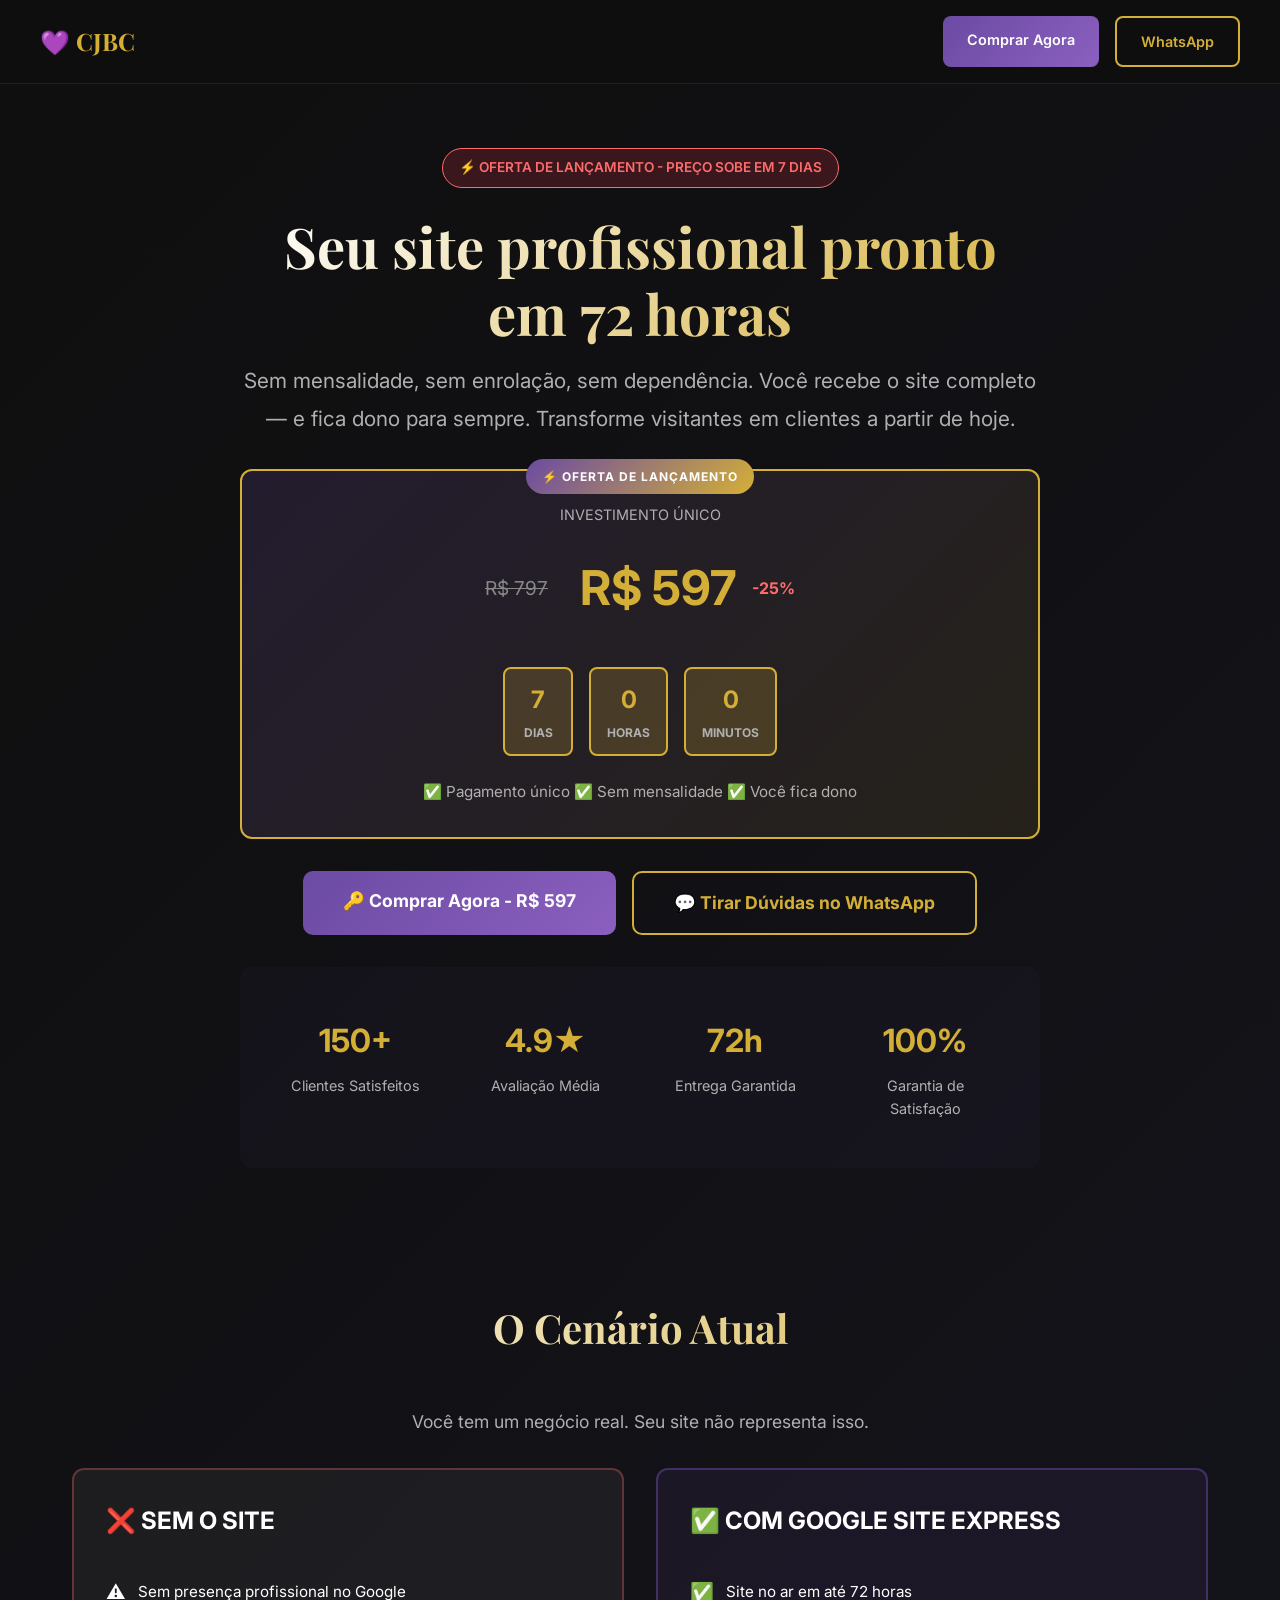
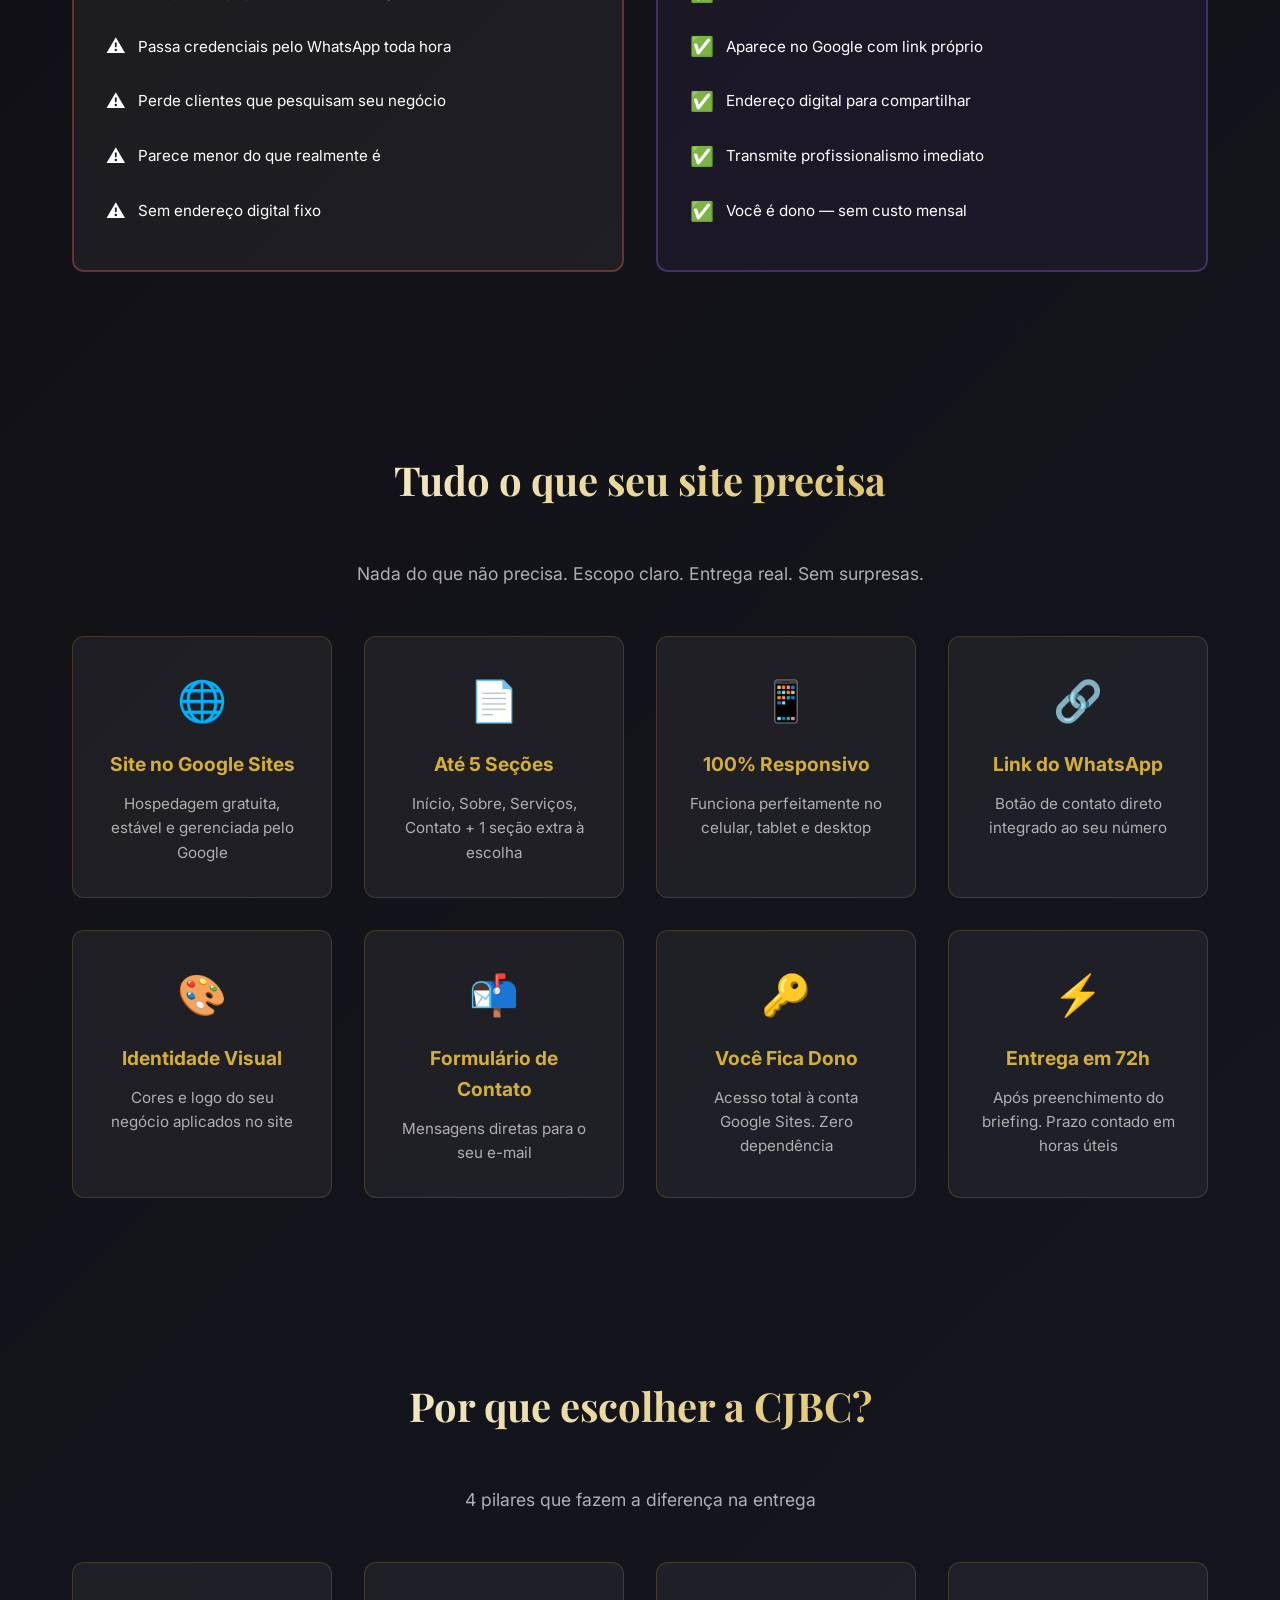
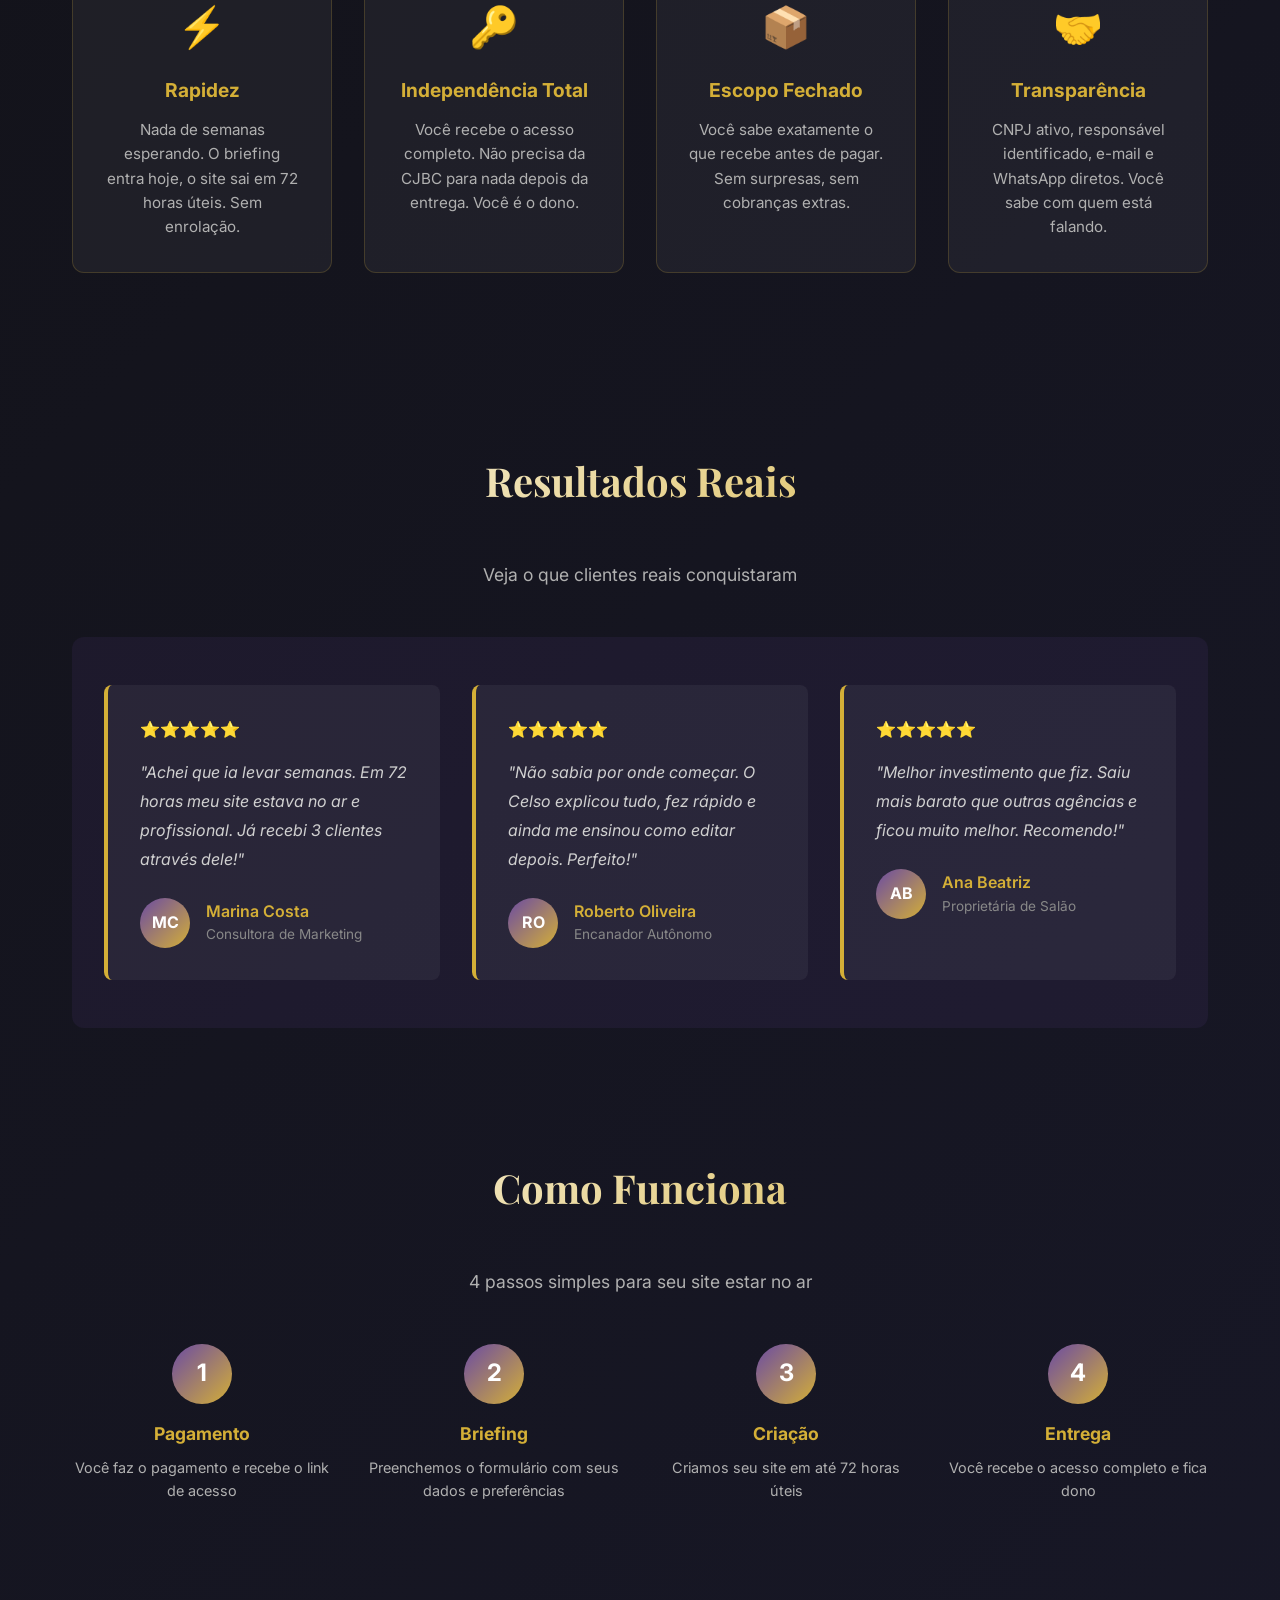
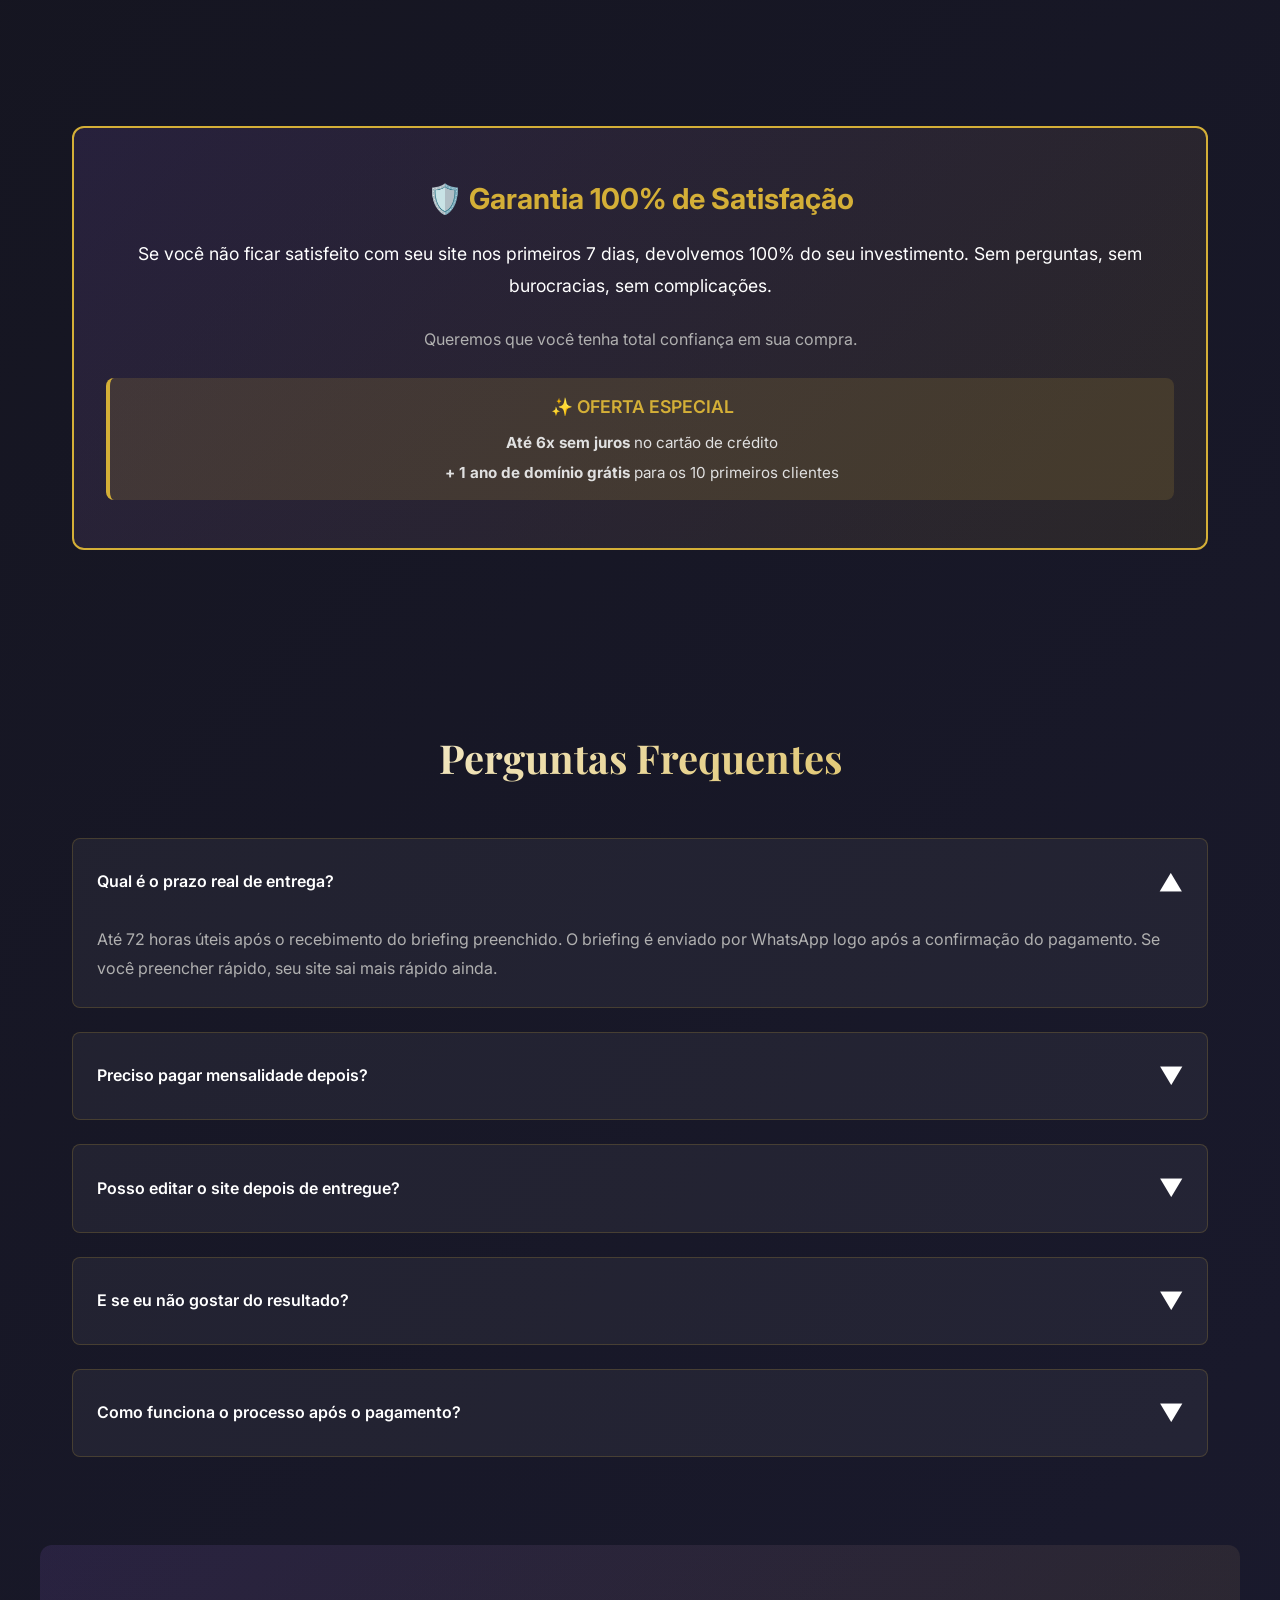
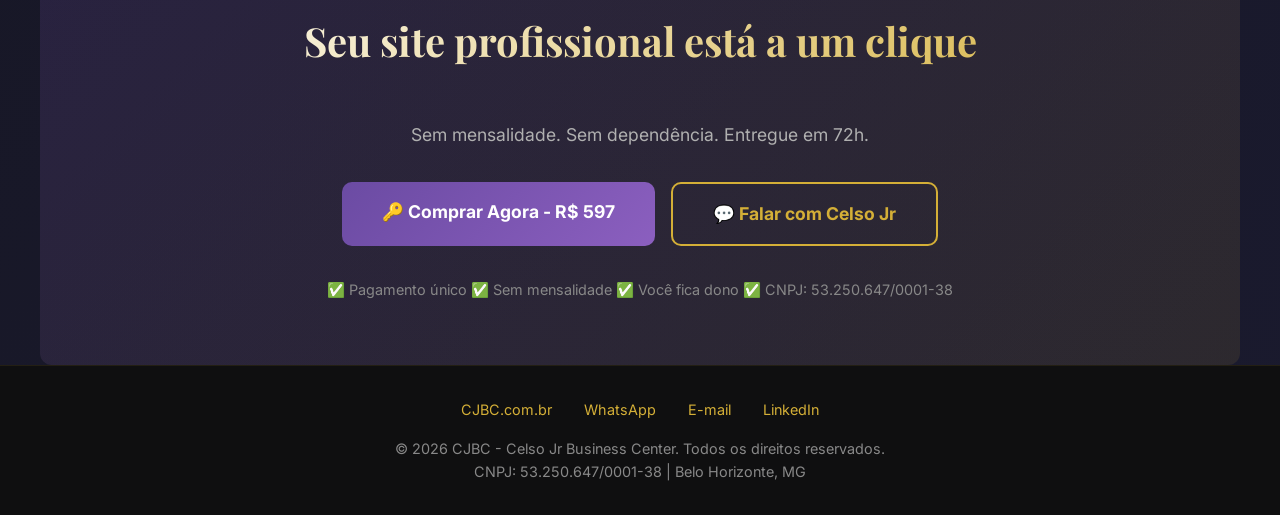
<file: cjbc-digital/googlesiteexpress/index.html>
<!DOCTYPE html>
<html lang="pt-BR">
<head>
    <meta charset="UTF-8">
    <meta name="viewport" content="width=device-width, initial-scale=1.0">
    <title>Google Site Express — Site Profissional em 72h | CJBC</title>
    <meta name="description" content="Criação de site profissional responsivo para apresentar sua empresa. Conheça o processo, os modelos e as condições do Google Site Express da CJBC.">
    <link rel="canonical" href="https://digital.cjbc.com.br/googlesiteexpress/">
    <meta property="og:type" content="website">
    <meta property="og:locale" content="pt_BR">
    <meta property="og:site_name" content="CJBC Digital">
    <meta property="og:title" content="Google Site Express — Site Profissional em 72h | CJBC">
    <meta property="og:description" content="Criação de site profissional responsivo para apresentar sua empresa. Conheça o processo, os modelos e as condições do Google Site Express da CJBC.">
    <meta property="og:url" content="https://digital.cjbc.com.br/googlesiteexpress/">
    <meta property="og:image" content="https://cjbc.com.br/google-site-express.jpg">
    <meta name="twitter:card" content="summary_large_image">
    <link href="https://fonts.googleapis.com/css2?family=Playfair+Display:wght@700&family=Inter:wght@400;500;600;700&display=swap" rel="stylesheet">
    <style>
        * {
            margin: 0;
            padding: 0;
            box-sizing: border-box;
        }

        body {
            font-family: 'Inter', sans-serif;
            background: linear-gradient(135deg, #0f0f0f 0%, #1a1a2e 100%);
            color: #ffffff;
            line-height: 1.6;
        }

        /* Header */
        header {
            background: rgba(15, 15, 15, 0.95);
            backdrop-filter: blur(10px);
            padding: 1rem 2rem;
            position: sticky;
            top: 0;
            z-index: 1000;
            border-bottom: 1px solid rgba(212, 175, 55, 0.1);
        }

        .header-content {
            max-width: 1200px;
            margin: 0 auto;
            display: flex;
            justify-content: space-between;
            align-items: center;
        }

        .logo {
            font-family: 'Playfair Display', serif;
            font-size: 1.5rem;
            color: #D4AF37;
            font-weight: 700;
        }

        .header-ctas {
            display: flex;
            gap: 1rem;
        }

        .btn-header {
            padding: 0.75rem 1.5rem;
            border: none;
            border-radius: 8px;
            cursor: pointer;
            font-weight: 600;
            font-size: 0.9rem;
            transition: all 0.3s ease;
            text-decoration: none;
        }

        .btn-primary {
            background: linear-gradient(135deg, #6B4BA3 0%, #8B5FBF 100%);
            color: white;
        }

        .btn-primary:hover {
            transform: translateY(-2px);
            box-shadow: 0 10px 30px rgba(107, 75, 163, 0.3);
        }

        .btn-secondary {
            background: transparent;
            color: #D4AF37;
            border: 2px solid #D4AF37;
        }

        .btn-secondary:hover {
            background: rgba(212, 175, 55, 0.1);
        }

        /* Hero Section */
        .hero {
            padding: 4rem 2rem;
            text-align: center;
            position: relative;
            overflow: hidden;
        }

        .hero::before {
            content: '';
            position: absolute;
            top: -50%;
            right: -10%;
            width: 500px;
            height: 500px;
            background: radial-gradient(circle, rgba(107, 75, 163, 0.1) 0%, transparent 70%);
            border-radius: 50%;
            pointer-events: none;
        }

        .hero-content {
            max-width: 800px;
            margin: 0 auto;
            position: relative;
            z-index: 1;
        }

        .badge {
            display: inline-block;
            background: rgba(212, 175, 55, 0.2);
            color: #D4AF37;
            padding: 0.5rem 1rem;
            border-radius: 50px;
            font-size: 0.85rem;
            font-weight: 600;
            margin-bottom: 1.5rem;
            border: 1px solid #D4AF37;
        }

        .badge.urgency {
            background: rgba(220, 53, 69, 0.2);
            color: #ff6b6b;
            border-color: #ff6b6b;
            animation: pulse 2s infinite;
        }

        @keyframes pulse {
            0%, 100% { opacity: 1; }
            50% { opacity: 0.7; }
        }

        h1 {
            font-family: 'Playfair Display', serif;
            font-size: 3.5rem;
            font-weight: 700;
            margin-bottom: 1rem;
            line-height: 1.2;
            background: linear-gradient(135deg, #ffffff 0%, #D4AF37 100%);
            -webkit-background-clip: text;
            -webkit-text-fill-color: transparent;
            background-clip: text;
        }

        .subheadline {
            font-size: 1.3rem;
            color: #b0b0b0;
            margin-bottom: 2rem;
            line-height: 1.8;
        }

        .price-box {
            background: linear-gradient(135deg, rgba(107, 75, 163, 0.2) 0%, rgba(212, 175, 55, 0.1) 100%);
            border: 2px solid #D4AF37;
            border-radius: 12px;
            padding: 2rem;
            margin: 2rem 0;
            position: relative;
        }

        .price-box::before {
            content: '⚡ OFERTA DE LANÇAMENTO';
            position: absolute;
            top: -12px;
            left: 50%;
            transform: translateX(-50%);
            background: linear-gradient(135deg, #6B4BA3 0%, #D4AF37 100%);
            color: white;
            padding: 0.5rem 1rem;
            border-radius: 50px;
            font-size: 0.75rem;
            font-weight: 700;
            letter-spacing: 1px;
        }

        .price {
            font-size: 3rem;
            font-weight: 700;
            color: #D4AF37;
            margin: 1rem 0;
        }

        .price-original {
            font-size: 1.2rem;
            color: #888;
            text-decoration: line-through;
            margin-right: 1rem;
        }

        .price-discount {
            font-size: 1rem;
            color: #ff6b6b;
            font-weight: 700;
        }

        .price-details {
            font-size: 0.95rem;
            color: #b0b0b0;
            margin-top: 1rem;
        }

        .hero-ctas {
            display: flex;
            gap: 1rem;
            justify-content: center;
            margin-top: 2rem;
            flex-wrap: wrap;
        }

        .btn-large {
            padding: 1rem 2.5rem;
            font-size: 1.1rem;
            border-radius: 10px;
            border: none;
            cursor: pointer;
            font-weight: 700;
            transition: all 0.3s ease;
            text-decoration: none;
            display: inline-block;
        }

        .btn-primary-large {
            background: linear-gradient(135deg, #6B4BA3 0%, #8B5FBF 100%);
            color: white;
        }

        .btn-primary-large:hover {
            transform: translateY(-3px);
            box-shadow: 0 15px 40px rgba(107, 75, 163, 0.4);
        }

        .btn-secondary-large {
            background: transparent;
            color: #D4AF37;
            border: 2px solid #D4AF37;
        }

        .btn-secondary-large:hover {
            background: rgba(212, 175, 55, 0.1);
        }

        /* Trust Section */
        .trust {
            background: rgba(107, 75, 163, 0.05);
            padding: 2rem;
            border-radius: 12px;
            margin-top: 2rem;
            display: grid;
            grid-template-columns: repeat(auto-fit, minmax(150px, 1fr));
            gap: 1.5rem;
            text-align: center;
        }

        .trust-item {
            padding: 1rem;
        }

        .trust-number {
            font-size: 2rem;
            font-weight: 700;
            color: #D4AF37;
        }

        .trust-label {
            font-size: 0.9rem;
            color: #b0b0b0;
            margin-top: 0.5rem;
        }

        /* Section */
        section {
            padding: 4rem 2rem;
            max-width: 1200px;
            margin: 0 auto;
        }

        section h2 {
            font-family: 'Playfair Display', serif;
            font-size: 2.5rem;
            margin-bottom: 3rem;
            text-align: center;
            background: linear-gradient(135deg, #ffffff 0%, #D4AF37 100%);
            -webkit-background-clip: text;
            -webkit-text-fill-color: transparent;
            background-clip: text;
        }

        /* Problema vs Solução */
        .comparison {
            display: grid;
            grid-template-columns: 1fr 1fr;
            gap: 2rem;
            margin-bottom: 3rem;
        }

        .comparison-box {
            background: rgba(255, 255, 255, 0.05);
            border-radius: 12px;
            padding: 2rem;
            border: 2px solid transparent;
        }

        .comparison-box.problem {
            border-color: rgba(255, 107, 107, 0.3);
        }

        .comparison-box.solution {
            border-color: rgba(107, 75, 163, 0.5);
            background: rgba(107, 75, 163, 0.1);
        }

        .comparison-box h3 {
            font-size: 1.5rem;
            margin-bottom: 1.5rem;
            display: flex;
            align-items: center;
            gap: 0.5rem;
        }

        .comparison-box ul {
            list-style: none;
        }

        .comparison-box li {
            padding: 0.75rem 0;
            display: flex;
            align-items: center;
            gap: 0.75rem;
            font-size: 0.95rem;
        }

        .comparison-box.problem li::before {
            content: '⚠️';
            font-size: 1.2rem;
        }

        .comparison-box.solution li::before {
            content: '✅';
            font-size: 1.2rem;
        }

        @media (max-width: 768px) {
            .comparison {
                grid-template-columns: 1fr;
            }

            h1 {
                font-size: 2.5rem;
            }

            .price {
                font-size: 2rem;
            }

            .hero-ctas {
                flex-direction: column;
            }

            .btn-large {
                width: 100%;
            }
        }

        /* Features Grid */
        .features-grid {
            display: grid;
            grid-template-columns: repeat(auto-fit, minmax(250px, 1fr));
            gap: 2rem;
            margin-bottom: 3rem;
        }

        .feature-card {
            background: rgba(255, 255, 255, 0.05);
            border: 1px solid rgba(212, 175, 55, 0.2);
            border-radius: 12px;
            padding: 2rem;
            transition: all 0.3s ease;
            text-align: center;
        }

        .feature-card:hover {
            background: rgba(107, 75, 163, 0.15);
            border-color: #D4AF37;
            transform: translateY(-5px);
        }

        .feature-icon {
            font-size: 2.5rem;
            margin-bottom: 1rem;
        }

        .feature-card h3 {
            font-size: 1.2rem;
            margin-bottom: 0.75rem;
            color: #D4AF37;
        }

        .feature-card p {
            font-size: 0.95rem;
            color: #b0b0b0;
            line-height: 1.6;
        }

        /* Testimonials */
        .testimonials {
            background: rgba(107, 75, 163, 0.1);
            border-radius: 12px;
            padding: 3rem 2rem;
        }

        .testimonials-grid {
            display: grid;
            grid-template-columns: repeat(auto-fit, minmax(300px, 1fr));
            gap: 2rem;
        }

        .testimonial-card {
            background: rgba(255, 255, 255, 0.05);
            border-left: 4px solid #D4AF37;
            border-radius: 8px;
            padding: 2rem;
        }

        .testimonial-text {
            font-size: 1rem;
            margin-bottom: 1.5rem;
            line-height: 1.8;
            font-style: italic;
            color: #d0d0d0;
        }

        .testimonial-author {
            display: flex;
            align-items: center;
            gap: 1rem;
        }

        .testimonial-avatar {
            width: 50px;
            height: 50px;
            border-radius: 50%;
            background: linear-gradient(135deg, #6B4BA3 0%, #D4AF37 100%);
            display: flex;
            align-items: center;
            justify-content: center;
            font-weight: 700;
            color: white;
        }

        .testimonial-name {
            font-weight: 600;
            color: #D4AF37;
        }

        .testimonial-role {
            font-size: 0.85rem;
            color: #888;
        }

        /* Process */
        .process-steps {
            display: grid;
            grid-template-columns: repeat(auto-fit, minmax(200px, 1fr));
            gap: 2rem;
            margin-bottom: 3rem;
        }

        .process-step {
            text-align: center;
            position: relative;
        }

        .step-number {
            width: 60px;
            height: 60px;
            background: linear-gradient(135deg, #6B4BA3 0%, #D4AF37 100%);
            border-radius: 50%;
            display: flex;
            align-items: center;
            justify-content: center;
            font-size: 1.5rem;
            font-weight: 700;
            margin: 0 auto 1rem;
            color: white;
        }

        .process-step h3 {
            font-size: 1.1rem;
            margin-bottom: 0.5rem;
            color: #D4AF37;
        }

        .process-step p {
            font-size: 0.9rem;
            color: #b0b0b0;
        }

        /* FAQ */
        .faq-item {
            background: rgba(255, 255, 255, 0.05);
            border: 1px solid rgba(212, 175, 55, 0.2);
            border-radius: 8px;
            margin-bottom: 1.5rem;
            overflow: hidden;
        }

        .faq-question {
            padding: 1.5rem;
            cursor: pointer;
            display: flex;
            justify-content: space-between;
            align-items: center;
            font-weight: 600;
            transition: all 0.3s ease;
        }

        .faq-question:hover {
            background: rgba(107, 75, 163, 0.1);
        }

        .faq-answer {
            padding: 0 1.5rem 1.5rem;
            color: #b0b0b0;
            line-height: 1.8;
            display: none;
        }

        .faq-item.active .faq-answer {
            display: block;
        }

        .faq-icon {
            font-size: 1.5rem;
            transition: transform 0.3s ease;
        }

        .faq-item.active .faq-icon {
            transform: rotate(180deg);
        }

        /* Guarantee */
        .guarantee {
            background: linear-gradient(135deg, rgba(107, 75, 163, 0.2) 0%, rgba(212, 175, 55, 0.1) 100%);
            border: 2px solid #D4AF37;
            border-radius: 12px;
            padding: 3rem 2rem;
            text-align: center;
            margin: 3rem 0;
        }

        .guarantee h3 {
            font-size: 1.8rem;
            color: #D4AF37;
            margin-bottom: 1rem;
        }

        .guarantee p {
            font-size: 1.1rem;
            line-height: 1.8;
            margin-bottom: 1.5rem;
        }

        /* Footer */
        footer {
            background: rgba(15, 15, 15, 0.95);
            border-top: 1px solid rgba(212, 175, 55, 0.1);
            padding: 2rem;
            text-align: center;
            color: #888;
            font-size: 0.9rem;
        }

        .footer-content {
            max-width: 1200px;
            margin: 0 auto;
        }

        .footer-links {
            display: flex;
            justify-content: center;
            gap: 2rem;
            margin-bottom: 1rem;
            flex-wrap: wrap;
        }

        .footer-links a {
            color: #D4AF37;
            text-decoration: none;
            transition: color 0.3s ease;
        }

        .footer-links a:hover {
            color: #ffffff;
        }

        /* Countdown Timer */
        .countdown {
            display: flex;
            justify-content: center;
            gap: 1rem;
            margin: 1.5rem 0;
            font-size: 1.1rem;
            font-weight: 700;
        }

        .countdown-item {
            background: rgba(212, 175, 55, 0.2);
            border: 2px solid #D4AF37;
            border-radius: 8px;
            padding: 0.75rem 1rem;
            text-align: center;
            min-width: 70px;
        }

        .countdown-number {
            font-size: 1.5rem;
            color: #D4AF37;
        }

        .countdown-label {
            font-size: 0.75rem;
            color: #b0b0b0;
            margin-top: 0.25rem;
        }
    </style>
</head>
<body>
    <!-- Header -->
    <header>
        <div class="header-content">
            <div class="logo">💜 CJBC</div>
            <div class="header-ctas">
                <a href="https://loja.infinitepay.io/cjbc_lojaonline/lpw4725-google-site-express" class="btn-header btn-primary">Comprar Agora</a>
                <a href="https://wa.me/5531972219836" class="btn-header btn-secondary">WhatsApp</a>
            </div>
        </div>
    </header>

    <!-- Hero Section -->
    <section class="hero">
        <div class="hero-content">
            <div class="badge urgency">⚡ OFERTA DE LANÇAMENTO - PREÇO SOBE EM 7 DIAS</div>
            
            <h1>Seu site profissional pronto em 72 horas</h1>
            
            <p class="subheadline">Sem mensalidade, sem enrolação, sem dependência. Você recebe o site completo — e fica dono para sempre. Transforme visitantes em clientes a partir de hoje.</p>

            <div class="price-box">
                <div style="font-size: 0.9rem; color: #b0b0b0; margin-bottom: 0.5rem;">INVESTIMENTO ÚNICO</div>
                <div style="display: flex; justify-content: center; align-items: center; gap: 1rem; margin-bottom: 1rem;">
                    <span class="price-original">R$ 797</span>
                    <span class="price">R$ 597</span>
                    <span class="price-discount">-25%</span>
                </div>
                <div class="countdown">
                    <div class="countdown-item">
                        <div class="countdown-number" id="days">7</div>
                        <div class="countdown-label">DIAS</div>
                    </div>
                    <div class="countdown-item">
                        <div class="countdown-number" id="hours">12</div>
                        <div class="countdown-label">HORAS</div>
                    </div>
                    <div class="countdown-item">
                        <div class="countdown-number" id="minutes">34</div>
                        <div class="countdown-label">MINUTOS</div>
                    </div>
                </div>
                <div class="price-details">✅ Pagamento único ✅ Sem mensalidade ✅ Você fica dono</div>
            </div>

            <div class="hero-ctas">
                <a href="https://loja.infinitepay.io/cjbc_lojaonline/lpw4725-google-site-express" class="btn-large btn-primary-large">🔑 Comprar Agora - R$ 597</a>
                <a href="https://wa.me/5531972219836" class="btn-large btn-secondary-large">💬 Tirar Dúvidas no WhatsApp</a>
            </div>

            <div class="trust">
                <div class="trust-item">
                    <div class="trust-number">150+</div>
                    <div class="trust-label">Clientes Satisfeitos</div>
                </div>
                <div class="trust-item">
                    <div class="trust-number">4.9★</div>
                    <div class="trust-label">Avaliação Média</div>
                </div>
                <div class="trust-item">
                    <div class="trust-number">72h</div>
                    <div class="trust-label">Entrega Garantida</div>
                </div>
                <div class="trust-item">
                    <div class="trust-number">100%</div>
                    <div class="trust-label">Garantia de Satisfação</div>
                </div>
            </div>
        </div>
    </section>

    <!-- Problema vs Solução -->
    <section>
        <h2>O Cenário Atual</h2>
        <p style="text-align: center; color: #b0b0b0; margin-bottom: 2rem; font-size: 1.1rem;">Você tem um negócio real. Seu site não representa isso.</p>
        
        <div class="comparison">
            <div class="comparison-box problem">
                <h3>❌ SEM O SITE</h3>
                <ul>
                    <li>Sem presença profissional no Google</li>
                    <li>Passa credenciais pelo WhatsApp toda hora</li>
                    <li>Perde clientes que pesquisam seu negócio</li>
                    <li>Parece menor do que realmente é</li>
                    <li>Sem endereço digital fixo</li>
                </ul>
            </div>
            <div class="comparison-box solution">
                <h3>✅ COM GOOGLE SITE EXPRESS</h3>
                <ul>
                    <li>Site no ar em até 72 horas</li>
                    <li>Aparece no Google com link próprio</li>
                    <li>Endereço digital para compartilhar</li>
                    <li>Transmite profissionalismo imediato</li>
                    <li>Você é dono — sem custo mensal</li>
                </ul>
            </div>
        </div>
    </section>

    <!-- O que você recebe -->
    <section>
        <h2>Tudo o que seu site precisa</h2>
        <p style="text-align: center; color: #b0b0b0; margin-bottom: 3rem; font-size: 1.1rem;">Nada do que não precisa. Escopo claro. Entrega real. Sem surpresas.</p>
        
        <div class="features-grid">
            <div class="feature-card">
                <div class="feature-icon">🌐</div>
                <h3>Site no Google Sites</h3>
                <p>Hospedagem gratuita, estável e gerenciada pelo Google</p>
            </div>
            <div class="feature-card">
                <div class="feature-icon">📄</div>
                <h3>Até 5 Seções</h3>
                <p>Início, Sobre, Serviços, Contato + 1 seção extra à escolha</p>
            </div>
            <div class="feature-card">
                <div class="feature-icon">📱</div>
                <h3>100% Responsivo</h3>
                <p>Funciona perfeitamente no celular, tablet e desktop</p>
            </div>
            <div class="feature-card">
                <div class="feature-icon">🔗</div>
                <h3>Link do WhatsApp</h3>
                <p>Botão de contato direto integrado ao seu número</p>
            </div>
            <div class="feature-card">
                <div class="feature-icon">🎨</div>
                <h3>Identidade Visual</h3>
                <p>Cores e logo do seu negócio aplicados no site</p>
            </div>
            <div class="feature-card">
                <div class="feature-icon">📬</div>
                <h3>Formulário de Contato</h3>
                <p>Mensagens diretas para o seu e-mail</p>
            </div>
            <div class="feature-card">
                <div class="feature-icon">🔑</div>
                <h3>Você Fica Dono</h3>
                <p>Acesso total à conta Google Sites. Zero dependência</p>
            </div>
            <div class="feature-card">
                <div class="feature-icon">⚡</div>
                <h3>Entrega em 72h</h3>
                <p>Após preenchimento do briefing. Prazo contado em horas úteis</p>
            </div>
        </div>
    </section>

    <!-- Diferencial CJBC -->
    <section>
        <h2>Por que escolher a CJBC?</h2>
        <p style="text-align: center; color: #b0b0b0; margin-bottom: 3rem; font-size: 1.1rem;">4 pilares que fazem a diferença na entrega</p>
        
        <div class="features-grid">
            <div class="feature-card">
                <div class="feature-icon">⚡</div>
                <h3>Rapidez</h3>
                <p>Nada de semanas esperando. O briefing entra hoje, o site sai em 72 horas úteis. Sem enrolação.</p>
            </div>
            <div class="feature-card">
                <div class="feature-icon">🔑</div>
                <h3>Independência Total</h3>
                <p>Você recebe o acesso completo. Não precisa da CJBC para nada depois da entrega. Você é o dono.</p>
            </div>
            <div class="feature-card">
                <div class="feature-icon">📦</div>
                <h3>Escopo Fechado</h3>
                <p>Você sabe exatamente o que recebe antes de pagar. Sem surpresas, sem cobranças extras.</p>
            </div>
            <div class="feature-card">
                <div class="feature-icon">🤝</div>
                <h3>Transparência</h3>
                <p>CNPJ ativo, responsável identificado, e-mail e WhatsApp diretos. Você sabe com quem está falando.</p>
            </div>
        </div>
    </section>

    <!-- Depoimentos -->
    <section>
        <h2>Resultados Reais</h2>
        <p style="text-align: center; color: #b0b0b0; margin-bottom: 3rem; font-size: 1.1rem;">Veja o que clientes reais conquistaram</p>
        
        <div class="testimonials">
            <div class="testimonials-grid">
                <div class="testimonial-card">
                    <div style="color: #D4AF37; margin-bottom: 1rem;">⭐⭐⭐⭐⭐</div>
                    <div class="testimonial-text">"Achei que ia levar semanas. Em 72 horas meu site estava no ar e profissional. Já recebi 3 clientes através dele!"</div>
                    <div class="testimonial-author">
                        <div class="testimonial-avatar">MC</div>
                        <div>
                            <div class="testimonial-name">Marina Costa</div>
                            <div class="testimonial-role">Consultora de Marketing</div>
                        </div>
                    </div>
                </div>
                <div class="testimonial-card">
                    <div style="color: #D4AF37; margin-bottom: 1rem;">⭐⭐⭐⭐⭐</div>
                    <div class="testimonial-text">"Não sabia por onde começar. O Celso explicou tudo, fez rápido e ainda me ensinou como editar depois. Perfeito!"</div>
                    <div class="testimonial-author">
                        <div class="testimonial-avatar">RO</div>
                        <div>
                            <div class="testimonial-name">Roberto Oliveira</div>
                            <div class="testimonial-role">Encanador Autônomo</div>
                        </div>
                    </div>
                </div>
                <div class="testimonial-card">
                    <div style="color: #D4AF37; margin-bottom: 1rem;">⭐⭐⭐⭐⭐</div>
                    <div class="testimonial-text">"Melhor investimento que fiz. Saiu mais barato que outras agências e ficou muito melhor. Recomendo!"</div>
                    <div class="testimonial-author">
                        <div class="testimonial-avatar">AB</div>
                        <div>
                            <div class="testimonial-name">Ana Beatriz</div>
                            <div class="testimonial-role">Proprietária de Salão</div>
                        </div>
                    </div>
                </div>
            </div>
        </div>
    </section>

    <!-- Processo -->
    <section>
        <h2>Como Funciona</h2>
        <p style="text-align: center; color: #b0b0b0; margin-bottom: 3rem; font-size: 1.1rem;">4 passos simples para seu site estar no ar</p>
        
        <div class="process-steps">
            <div class="process-step">
                <div class="step-number">1</div>
                <h3>Pagamento</h3>
                <p>Você faz o pagamento e recebe o link de acesso</p>
            </div>
            <div class="process-step">
                <div class="step-number">2</div>
                <h3>Briefing</h3>
                <p>Preenchemos o formulário com seus dados e preferências</p>
            </div>
            <div class="process-step">
                <div class="step-number">3</div>
                <h3>Criação</h3>
                <p>Criamos seu site em até 72 horas úteis</p>
            </div>
            <div class="process-step">
                <div class="step-number">4</div>
                <h3>Entrega</h3>
                <p>Você recebe o acesso completo e fica dono</p>
            </div>
        </div>
    </section>

    <!-- Garantia -->
    <section>
        <div class="guarantee">
            <h3>🛡️ Garantia 100% de Satisfação</h3>
            <p>Se você não ficar satisfeito com seu site nos primeiros 7 dias, devolvemos 100% do seu investimento. Sem perguntas, sem burocracias, sem complicações.</p>
            <p style="font-size: 1rem; color: #b0b0b0;">Queremos que você tenha total confiança em sua compra.</p>
            <div style="margin-top: 20px; padding: 15px; background: rgba(212, 175, 55, 0.15); border-radius: 8px; border-left: 4px solid #D4AF37;">
                <div style="font-size: 1.1em; font-weight: 600; color: #D4AF37; margin-bottom: 10px;">✨ OFERTA ESPECIAL</div>
                <div style="color: #e0e0e0; font-size: 0.95em;">
                    <strong>Até 6x sem juros</strong> no cartão de crédito
                </div>
                <div style="color: #e0e0e0; font-size: 0.95em; margin-top: 5px;">
                    <strong>+ 1 ano de domínio grátis</strong> para os 10 primeiros clientes
                </div>
            </div>
        </div>
    </section>

    <!-- FAQ -->
    <section>
        <h2>Perguntas Frequentes</h2>
        
        <div class="faq-item active">
            <div class="faq-question">
                <span>Qual é o prazo real de entrega?</span>
                <span class="faq-icon">▼</span>
            </div>
            <div class="faq-answer">
                Até 72 horas úteis após o recebimento do briefing preenchido. O briefing é enviado por WhatsApp logo após a confirmação do pagamento. Se você preencher rápido, seu site sai mais rápido ainda.
            </div>
        </div>

        <div class="faq-item">
            <div class="faq-question">
                <span>Preciso pagar mensalidade depois?</span>
                <span class="faq-icon">▼</span>
            </div>
            <div class="faq-answer">
                Não. O Google Sites é gratuito e você fica com o acesso completo. O investimento é único: R$ 597. Sem nenhum custo recorrente. Você é dono do site para sempre.
            </div>
        </div>

        <div class="faq-item">
            <div class="faq-question">
                <span>Posso editar o site depois de entregue?</span>
                <span class="faq-icon">▼</span>
            </div>
            <div class="faq-answer">
                Sim. O Google Sites tem editor visual simples. Você recebe o acesso de administrador e pode editar textos, imagens e seções quando quiser. Você tem total controle.
            </div>
        </div>

        <div class="faq-item">
            <div class="faq-question">
                <span>E se eu não gostar do resultado?</span>
                <span class="faq-icon">▼</span>
            </div>
            <div class="faq-answer">
                São incluídas até 2 rodadas de ajustes após a entrega. Você solicita por WhatsApp e os ajustes são feitos em até 48h úteis. Se mesmo assim não gostar, tem garantia de reembolso em 7 dias.
            </div>
        </div>

        <div class="faq-item">
            <div class="faq-question">
                <span>Como funciona o processo após o pagamento?</span>
                <span class="faq-icon">▼</span>
            </div>
            <div class="faq-answer">
                1) Pagamento confirmado → 2) Briefing enviado por WhatsApp → 3) Você preenche e retorna → 4) Site criado em 72h → 5) Acesso entregue. Simples assim. Você recebe tudo por WhatsApp.
            </div>
        </div>
    </section>

    <!-- CTA Final -->
    <section id="cta" style="text-align: center; background: linear-gradient(135deg, rgba(107, 75, 163, 0.2) 0%, rgba(212, 175, 55, 0.1) 100%); border-radius: 12px; padding: 4rem 2rem;">
        <h2>Seu site profissional está a um clique</h2>
        <p style="color: #b0b0b0; font-size: 1.1rem; margin-bottom: 2rem;">Sem mensalidade. Sem dependência. Entregue em 72h.</p>
        
        <div style="display: flex; gap: 1rem; justify-content: center; flex-wrap: wrap; margin-bottom: 2rem;">
            <a href="https://loja.infinitepay.io/cjbc_lojaonline/lpw4725-google-site-express" class="btn-large btn-primary-large">🔑 Comprar Agora - R$ 597</a>
            <a href="https://wa.me/5531972219836" class="btn-large btn-secondary-large">💬 Falar com Celso Jr</a>
        </div>

        <div style="color: #888; font-size: 0.9rem;">
            ✅ Pagamento único ✅ Sem mensalidade ✅ Você fica dono ✅ CNPJ: 53.250.647/0001-38
        </div>
    </section>

    <!-- Footer -->
    <footer>
        <div class="footer-content">
            <div class="footer-links">
                <a href="https://cjbc.com.br">CJBC.com.br</a>
                <a href="https://wa.me/5531972219836">WhatsApp</a>
                <a href="mailto:celsojr@cjbc.com.br">E-mail</a>
                <a href="https://www.linkedin.com/in/celsojrbr/">LinkedIn</a>
            </div>
            <p>© 2026 CJBC - Celso Jr Business Center. Todos os direitos reservados.</p>
            <p>CNPJ: 53.250.647/0001-38 | Belo Horizonte, MG</p>
        </div>
    </footer>

    <script>
        // FAQ Toggle
        document.querySelectorAll('.faq-question').forEach(question => {
            question.addEventListener('click', () => {
                const item = question.parentElement;
                item.classList.toggle('active');
            });
        });

        // Countdown Timer
        function updateCountdown() {
            const now = new Date().getTime();
            const countDownDate = new Date(new Date().getTime() + 7 * 24 * 60 * 60 * 1000).getTime();
            
            const distance = countDownDate - now;
            
            const days = Math.floor(distance / (1000 * 60 * 60 * 24));
            const hours = Math.floor((distance % (1000 * 60 * 60 * 24)) / (1000 * 60 * 60));
            const minutes = Math.floor((distance % (1000 * 60 * 60)) / (1000 * 60));
            
            document.getElementById('days').textContent = days;
            document.getElementById('hours').textContent = hours;
            document.getElementById('minutes').textContent = minutes;
        }

        updateCountdown();
        setInterval(updateCountdown, 60000);

        // Smooth Scroll
        document.querySelectorAll('a[href^="#"]').forEach(anchor => {
            anchor.addEventListener('click', function (e) {
                e.preventDefault();
                const target = document.querySelector(this.getAttribute('href'));
                if (target) {
                    target.scrollIntoView({ behavior: 'smooth' });
                }
            });
        });
    </script>
</body>
</html>
</file>
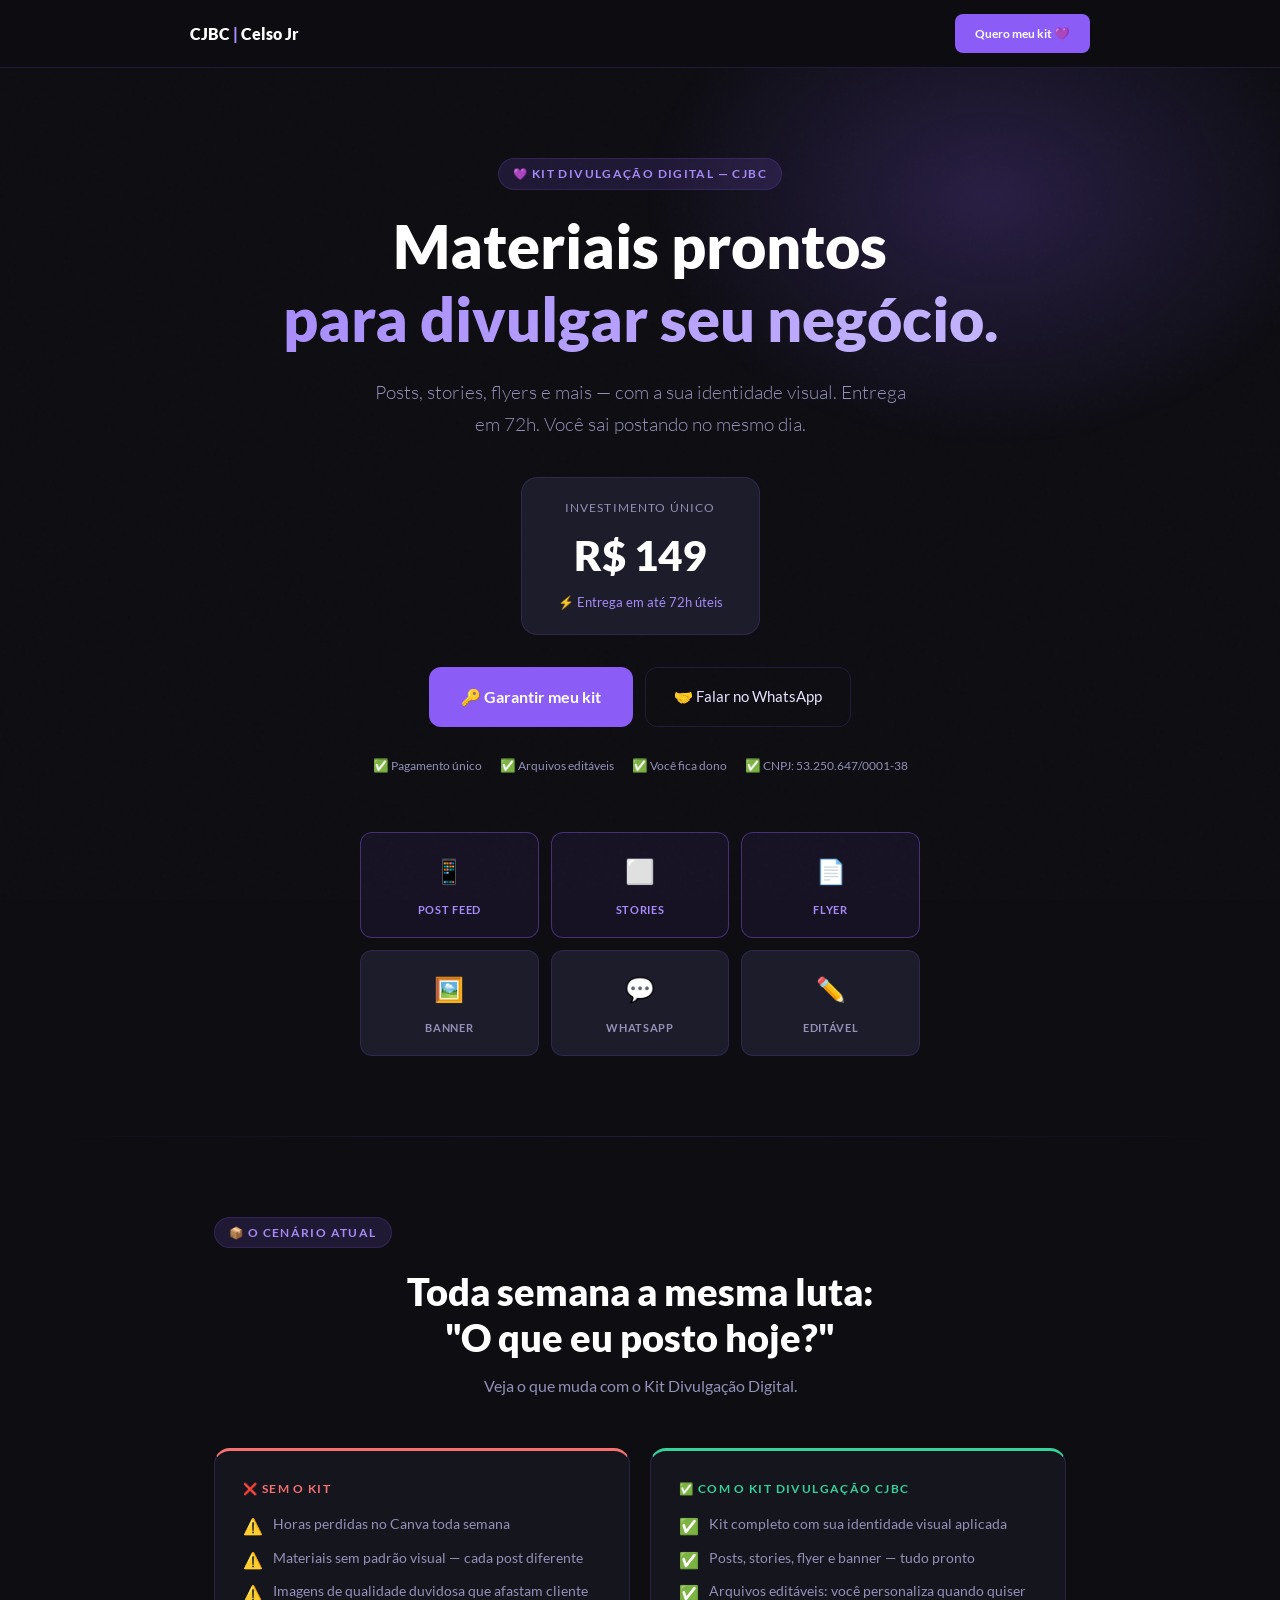
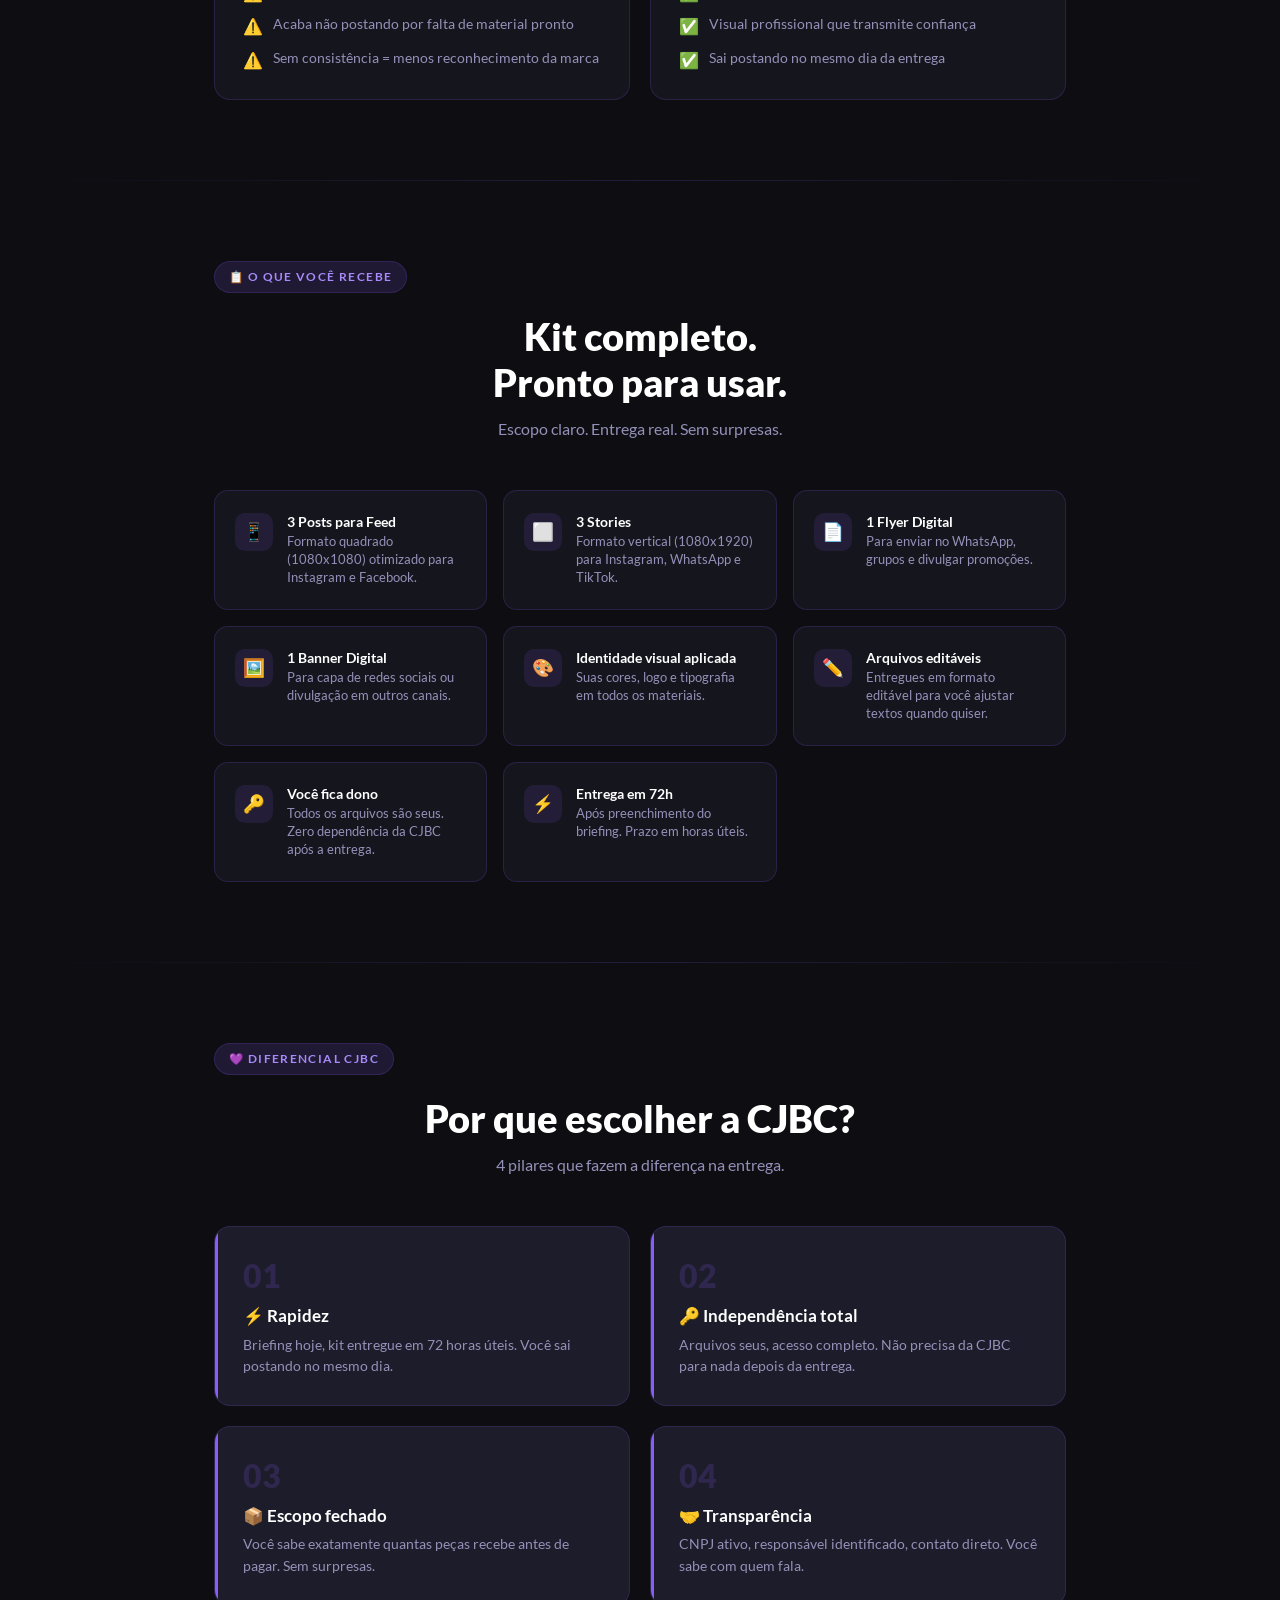
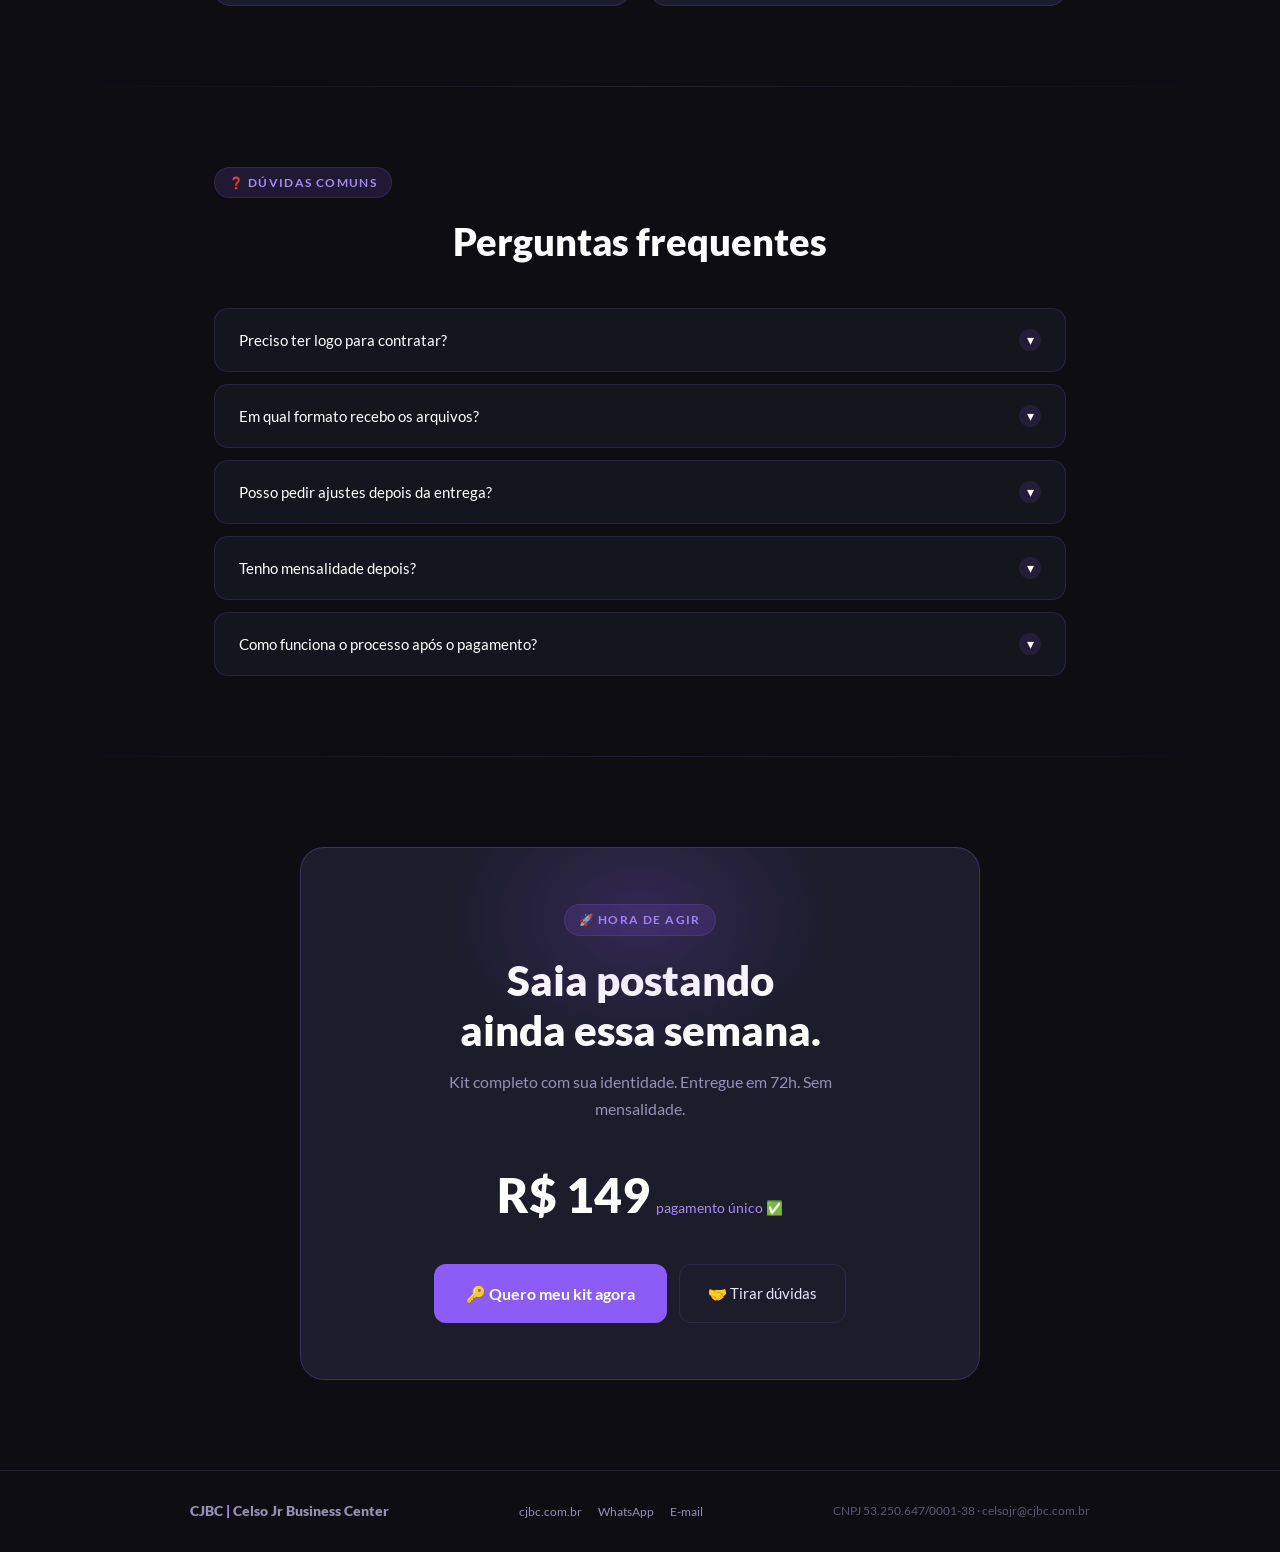
<file: cjbc-digital/kitdivulgacao/index.html>
<!DOCTYPE html>
<html lang="pt-BR">
<head>
  <meta charset="UTF-8" />
  <meta name="viewport" content="width=device-width, initial-scale=1.0" />
  <title>Kit Divulgação Digital — Materiais prontos em 72h | CJBC</title>
  <meta name="description" content="Kit de materiais digitais para divulgar sua empresa com consistência. Veja as peças e as condições do serviço da CJBC.">
  <link rel="canonical" href="https://digital.cjbc.com.br/kitdivulgacao/">
  <meta property="og:type" content="website">
  <meta property="og:locale" content="pt_BR">
  <meta property="og:site_name" content="CJBC Digital">
  <meta property="og:title" content="Kit Divulgação Digital — Materiais prontos em 72h | CJBC">
  <meta property="og:description" content="Kit de materiais digitais para divulgar sua empresa com consistência. Veja as peças e as condições do serviço da CJBC.">
  <meta property="og:url" content="https://digital.cjbc.com.br/kitdivulgacao/">
  <meta property="og:image" content="https://cjbc.com.br/kit-divulgacao.jpg">
  <meta name="twitter:card" content="summary_large_image">
  <style>
@font-face {
  font-family: 'Lato';
  font-style: normal;
  font-weight: 300;
  src: url('[data-uri]') format('woff2');
}
@font-face {
  font-family: 'Lato';
  font-style: normal;
  font-weight: 400;
  src: url('[data-uri]') format('woff2');
}
@font-face {
  font-family: 'Lato';
  font-style: normal;
  font-weight: 700;
  src: url('[data-uri]') format('woff2');
}
@font-face {
  font-family: 'Lato';
  font-style: normal;
  font-weight: 900;
  src: url('[data-uri]') format('woff2');
}


    *, *::before, *::after { box-sizing: border-box; margin: 0; padding: 0; }
    html { scroll-behavior: smooth; }
    body {
      font-family: 'Lato', sans-serif;
      background: #0D0D12;
      color: #E8E4FF;
      overflow-x: hidden;
      line-height: 1.7;
    }

    :root {
      --purple: #8B5CF6;
      --purple-light: #A78BFA;
      --purple-glow: rgba(139,92,246,0.35);
      --white: #FFFFFF;
      --off-white: #E8E4FF;
      --text-muted: #9490B8;
      --dark: #0D0D12;
      --dark-2: #15151E;
      --dark-3: #1C1C2A;
      --border: rgba(139,92,246,0.18);
    }

    .container { max-width: 900px; margin: 0 auto; padding: 0 24px; }
    .tag {
      display: inline-block;
      background: rgba(139,92,246,0.15);
      border: 1px solid var(--border);
      color: var(--purple-light);
      font-size: 0.72rem; font-weight: 700;
      letter-spacing: 0.12em; text-transform: uppercase;
      padding: 5px 14px; border-radius: 100px; margin-bottom: 20px;
    }
    h1, h2, h3 { font-family: 'Lato', sans-serif; line-height: 1.2; }
    a { text-decoration: none; color: inherit; }

    body::before {
      content: ''; position: fixed; inset: 0;
      background-image: url("data:image/svg+xml,%3Csvg viewBox='0 0 256 256' xmlns='http://www.w3.org/2000/svg'%3E%3Cfilter id='noise'%3E%3CfeTurbulence type='fractalNoise' baseFrequency='0.9' numOctaves='4' stitchTiles='stitch'/%3E%3C/filter%3E%3Crect width='100%25' height='100%25' filter='url(%23noise)' opacity='0.04'/%3E%3C/svg%3E");
      pointer-events: none; z-index: 0; opacity: 0.5;
    }

    /* NAV */
    nav {
      position: sticky; top: 0; z-index: 100;
      background: rgba(13,13,18,0.85);
      backdrop-filter: blur(18px);
      border-bottom: 1px solid var(--border);
      padding: 14px 24px;
    }
    .nav-inner {
      max-width: 900px; margin: 0 auto;
      display: flex; align-items: center; justify-content: space-between;
    }
    .nav-logo { font-family: 'Lato', sans-serif; font-weight: 900; font-size: 1rem; color: var(--white); }
    .nav-logo span { color: var(--purple-light); }
    .nav-cta {
      background: var(--purple); color: #fff;
      font-size: 0.78rem; font-weight: 700;
      padding: 9px 20px; border-radius: 8px;
      transition: background 0.2s, transform 0.15s;
    }
    .nav-cta:hover { background: var(--purple-light); transform: translateY(-1px); }

    /* HERO */
    .hero {
      position: relative; padding: 90px 24px 80px;
      text-align: center; overflow: hidden;
    }
    .hero-glow {
      position: absolute; top: -120px; left: 50%;
      transform: translateX(-50%);
      width: 700px; height: 500px;
      background: radial-gradient(ellipse at center, rgba(139,92,246,0.22) 0%, transparent 70%);
      pointer-events: none;
    }
    .hero h1 {
      font-size: clamp(2.2rem, 6vw, 3.8rem);
      font-weight: 900; color: var(--white); margin-bottom: 20px;
    }
    .hero h1 em {
      font-style: normal;
      background: linear-gradient(135deg, var(--purple-light), #C4B5FD);
      -webkit-background-clip: text; -webkit-text-fill-color: transparent; background-clip: text;
    }
    .hero-sub {
      font-size: clamp(1rem, 2.5vw, 1.2rem); color: var(--text-muted);
      max-width: 540px; margin: 0 auto 36px; font-weight: 300;
    }
    .price-block {
      display: inline-flex; flex-direction: column; align-items: center;
      background: var(--dark-3); border: 1px solid var(--border);
      border-radius: 16px; padding: 20px 36px; margin-bottom: 32px; gap: 2px;
    }
    .price-label { font-size: 0.72rem; color: var(--text-muted); letter-spacing: 0.1em; text-transform: uppercase; }
    .price-value { font-family: 'Lato', sans-serif; font-size: 2.6rem; font-weight: 900; color: var(--white); }
    .price-detail { font-size: 0.8rem; color: var(--purple-light); }
    .hero-actions { display: flex; gap: 12px; justify-content: center; flex-wrap: wrap; }
    .btn-primary {
      display: inline-flex; align-items: center; gap: 8px;
      background: var(--purple); color: #fff;
      font-family: 'Lato', sans-serif; font-size: 1rem; font-weight: 700;
      padding: 16px 32px; border-radius: 12px; transition: all 0.2s;
    }
    .btn-primary:hover { background: var(--purple-light); transform: translateY(-2px); box-shadow: 0 8px 30px var(--purple-glow); }
    .btn-secondary {
      display: inline-flex; align-items: center; gap: 8px;
      background: transparent; color: var(--off-white);
      font-size: 0.95rem; font-weight: 400;
      padding: 16px 28px; border-radius: 12px;
      border: 1px solid var(--border); transition: all 0.2s;
    }
    .btn-secondary:hover { border-color: var(--purple-light); color: var(--purple-light); }
    .hero-trust {
      margin-top: 28px; font-size: 0.78rem; color: var(--text-muted);
      display: flex; align-items: center; gap: 18px;
      justify-content: center; flex-wrap: wrap;
    }

    /* KIT PREVIEW GRID */
    .kit-preview {
      margin-top: 56px;
      display: grid;
      grid-template-columns: repeat(3, 1fr);
      gap: 12px;
      max-width: 560px;
      margin-left: auto; margin-right: auto;
    }
    .kit-tile {
      background: var(--dark-3);
      border: 1px solid var(--border);
      border-radius: 12px;
      padding: 18px 14px;
      display: flex; flex-direction: column;
      align-items: center; gap: 8px;
      transition: border-color 0.2s, transform 0.2s;
    }
    .kit-tile:hover { border-color: var(--purple); transform: translateY(-3px); }
    .kit-tile .kt-icon { font-size: 1.5rem; }
    .kit-tile .kt-label {
      font-size: 0.7rem; font-weight: 700;
      color: var(--text-muted); text-align: center;
      letter-spacing: 0.06em; text-transform: uppercase;
    }
    .kit-tile.highlight { border-color: rgba(139,92,246,0.4); background: rgba(139,92,246,0.08); }
    .kit-tile.highlight .kt-label { color: var(--purple-light); }

    /* DIVIDER */
    .section-divider {
      height: 1px;
      background: linear-gradient(to right, transparent, var(--border), transparent);
      margin: 0 24px;
    }

    /* PROBLEM / SOLUTION */
    .problem-section { padding: 80px 0; }
    .problem-section h2 { font-size: clamp(1.6rem, 4vw, 2.4rem); color: var(--white); font-weight: 900; text-align: center; margin-bottom: 12px; }
    .section-sub { text-align: center; color: var(--text-muted); margin-bottom: 48px; font-size: 1rem; }
    .before-after { display: grid; grid-template-columns: 1fr 1fr; gap: 20px; }
    @media (max-width: 640px) { .before-after { grid-template-columns: 1fr; } }
    .ba-card { background: var(--dark-2); border: 1px solid var(--border); border-radius: 16px; padding: 28px; }
    .ba-card.before { border-top: 3px solid #F87171; }
    .ba-card.after  { border-top: 3px solid #34D399; }
    .ba-label { font-family: 'Lato', sans-serif; font-size: 0.72rem; font-weight: 700; letter-spacing: 0.12em; text-transform: uppercase; margin-bottom: 16px; }
    .before .ba-label { color: #F87171; }
    .after  .ba-label { color: #34D399; }
    .ba-list { list-style: none; display: flex; flex-direction: column; gap: 10px; }
    .ba-list li { font-size: 0.9rem; color: var(--text-muted); display: flex; align-items: flex-start; gap: 10px; line-height: 1.4; }
    .ba-list li .icon { flex-shrink: 0; font-size: 1rem; margin-top: 1px; }

    /* INCLUDES */
    .includes-section { padding: 80px 0; }
    .includes-section h2 { font-size: clamp(1.6rem, 4vw, 2.4rem); color: var(--white); font-weight: 900; text-align: center; margin-bottom: 10px; }
    .includes-grid { display: grid; grid-template-columns: repeat(auto-fit, minmax(240px, 1fr)); gap: 16px; }
    .inc-item {
      background: var(--dark-2); border: 1px solid var(--border);
      border-radius: 14px; padding: 22px 22px 22px 20px;
      display: flex; align-items: flex-start; gap: 14px;
      transition: border-color 0.2s, transform 0.2s;
    }
    .inc-item:hover { border-color: var(--purple); transform: translateY(-2px); }
    .inc-icon {
      width: 38px; height: 38px; background: rgba(139,92,246,0.12);
      border-radius: 10px; display: flex; align-items: center; justify-content: center;
      font-size: 1.1rem; flex-shrink: 0;
    }
    .inc-text h3 { font-size: 0.9rem; color: var(--white); font-weight: 700; margin-bottom: 3px; }
    .inc-text p  { font-size: 0.8rem; color: var(--text-muted); line-height: 1.4; }

    /* PILLARS */
    .pillars-section { padding: 80px 0; }
    .pillars-section h2 { font-size: clamp(1.6rem, 4vw, 2.4rem); color: var(--white); font-weight: 900; text-align: center; margin-bottom: 10px; }
    .pillars-grid { display: grid; grid-template-columns: repeat(2, 1fr); gap: 20px; }
    @media (max-width: 540px) { .pillars-grid { grid-template-columns: 1fr; } }
    .pillar {
      background: var(--dark-3); border: 1px solid var(--border);
      border-radius: 16px; padding: 28px;
      position: relative; overflow: hidden;
    }
    .pillar::after {
      content: ''; position: absolute;
      top: 0; left: 0; width: 3px; height: 100%;
      background: var(--purple);
    }
    .pillar-num { font-family: 'Lato', sans-serif; font-size: 2rem; font-weight: 900; color: rgba(139,92,246,0.18); line-height: 1.3; margin-bottom: 10px; }
    .pillar h3 { font-size: 1.05rem; font-weight: 700; color: var(--white); margin-bottom: 8px; }
    .pillar p { font-size: 0.85rem; color: var(--text-muted); line-height: 1.55; }

    /* FAQ */
    .faq-section { padding: 80px 0; }
    .faq-section h2 { font-size: clamp(1.6rem, 4vw, 2.4rem); color: var(--white); font-weight: 900; text-align: center; margin-bottom: 44px; }
    .faq-list { display: flex; flex-direction: column; gap: 12px; }
    .faq-item {
      background: var(--dark-2); border: 1px solid var(--border);
      border-radius: 14px; overflow: hidden; transition: border-color 0.2s;
    }
    .faq-item:hover { border-color: var(--purple); }
    .faq-q {
      width: 100%; background: none; border: none; color: var(--white);
      font-family: 'Lato', sans-serif; font-size: 0.95rem; font-weight: 400;
      text-align: left; padding: 20px 24px; cursor: pointer;
      display: flex; align-items: center; justify-content: space-between; gap: 12px;
    }
    .faq-q .arrow {
      width: 22px; height: 22px; border-radius: 50%;
      background: rgba(139,92,246,0.12);
      display: flex; align-items: center; justify-content: center;
      font-size: 0.85rem; flex-shrink: 0; transition: transform 0.3s;
    }
    .faq-item.open .faq-q .arrow { transform: rotate(180deg); }
    .faq-a {
      max-height: 0; overflow: hidden;
      transition: max-height 0.35s ease, padding 0.3s;
      font-size: 0.88rem; color: var(--text-muted); line-height: 1.6; padding: 0 24px;
    }
    .faq-item.open .faq-a { max-height: 200px; padding: 0 24px 20px; }

    /* CTA FINAL */
    .cta-section { padding: 90px 24px; text-align: center; }
    .cta-box {
      background: var(--dark-3); border: 1px solid rgba(139,92,246,0.3);
      border-radius: 24px; padding: 56px 40px;
      position: relative; overflow: hidden;
      max-width: 680px; margin: 0 auto;
    }
    .cta-box::before {
      content: ''; position: absolute; top: -80px; left: 50%; transform: translateX(-50%);
      width: 400px; height: 300px;
      background: radial-gradient(ellipse, rgba(139,92,246,0.2) 0%, transparent 70%);
      pointer-events: none;
    }
    .cta-box h2 { font-size: clamp(1.7rem, 4vw, 2.6rem); color: var(--white); font-weight: 900; margin-bottom: 12px; }
    .cta-box p { color: var(--text-muted); font-size: 1rem; margin-bottom: 32px; max-width: 460px; margin-left: auto; margin-right: auto; }
    .cta-price-line { display: inline-flex; align-items: baseline; gap: 6px; margin-bottom: 28px; }
    .cta-price-line .val { font-family: 'Lato', sans-serif; font-size: 3rem; font-weight: 900; color: var(--white); }
    .cta-price-line .detail { color: var(--purple-light); font-size: 0.85rem; }
    .cta-actions { display: flex; gap: 12px; justify-content: center; flex-wrap: wrap; }

    /* FOOTER */
    footer { border-top: 1px solid var(--border); padding: 28px 24px; }
    .footer-inner {
      max-width: 900px; margin: 0 auto;
      display: flex; align-items: center; justify-content: space-between; flex-wrap: wrap; gap: 12px;
    }
    .footer-logo { font-family: 'Lato', sans-serif; font-weight: 900; font-size: 0.9rem; color: var(--text-muted); }
    .footer-logo span { color: var(--purple-light); }
    footer p { font-size: 0.75rem; color: #5C5878; }
    .footer-links { display: flex; gap: 16px; }
    .footer-links a { font-size: 0.78rem; color: var(--text-muted); transition: color 0.2s; }
    .footer-links a:hover { color: var(--purple-light); }

    @keyframes fadeUp {
      from { opacity: 0; transform: translateY(24px); }
      to   { opacity: 1; transform: translateY(0); }
    }
    .hero > * { animation: fadeUp 0.6s ease both; }
    .hero .tag          { animation-delay: 0.05s; }
    .hero h1            { animation-delay: 0.15s; }
    .hero .hero-sub     { animation-delay: 0.25s; }
    .hero .price-block  { animation-delay: 0.35s; }
    .hero .hero-actions { animation-delay: 0.42s; }
    .hero .hero-trust   { animation-delay: 0.5s; }
    .hero .kit-preview  { animation-delay: 0.55s; }

    @media (max-width: 600px) {
      .cta-box { padding: 40px 22px; }
      .hero { padding: 70px 24px 60px; }
      .kit-preview { grid-template-columns: repeat(3, 1fr); gap: 8px; }
    }
  </style>
</head>
<body>

<!-- NAV -->
<nav>
  <div class="nav-inner">
    <div class="nav-logo">CJBC <span>|</span> Celso Jr</div>
    <a class="nav-cta"
       href="https://loja.infinitepay.io/cjbc_lojaonline/bjm2976--kit-de-divulgacao-digital-para-empresas?utm_source=landing&utm_medium=nav&utm_campaign=kit-divulgacao"
       target="_blank" rel="noopener">
      Quero meu kit 💜
    </a>
  </div>
</nav>

<!-- HERO -->
<section class="hero">
  <div class="hero-glow"></div>
  <div class="tag">💜 Kit Divulgação Digital — CJBC</div>
  <h1>Materiais prontos<br /><em>para divulgar seu negócio.</em></h1>
  <p class="hero-sub">
    Posts, stories, flyers e mais — com a sua identidade visual.
    Entrega em 72h. Você sai postando no mesmo dia.
  </p>
  <div class="price-block">
    <span class="price-label">Investimento único</span>
    <span class="price-value">R$ 149</span>
    <span class="price-detail">⚡ Entrega em até 72h úteis</span>
  </div>
  <div class="hero-actions">
    <a class="btn-primary"
       href="https://loja.infinitepay.io/cjbc_lojaonline/bjm2976--kit-de-divulgacao-digital-para-empresas?utm_source=landing&utm_medium=hero&utm_campaign=kit-divulgacao"
       target="_blank" rel="noopener">
      🔑 Garantir meu kit
    </a>
    <a class="btn-secondary"
       href="https://wa.me/5531972219836?text=Ol%C3%A1%21+Quero+saber+mais+sobre+o+Kit+Divulga%C3%A7%C3%A3o+Digital"
       target="_blank" rel="noopener">
      🤝 Falar no WhatsApp
    </a>
  </div>
  <div class="hero-trust">
    <span>✅ Pagamento único</span>
    <span>✅ Arquivos editáveis</span>
    <span>✅ Você fica dono</span>
    <span>✅ CNPJ: 53.250.647/0001-38</span>
  </div>

  <!-- Kit preview visual -->
  <div class="kit-preview">
    <div class="kit-tile highlight">
      <div class="kt-icon">📱</div>
      <div class="kt-label">Post Feed</div>
    </div>
    <div class="kit-tile highlight">
      <div class="kt-icon">⬜</div>
      <div class="kt-label">Stories</div>
    </div>
    <div class="kit-tile highlight">
      <div class="kt-icon">📄</div>
      <div class="kt-label">Flyer</div>
    </div>
    <div class="kit-tile">
      <div class="kt-icon">🖼️</div>
      <div class="kt-label">Banner</div>
    </div>
    <div class="kit-tile">
      <div class="kt-icon">💬</div>
      <div class="kt-label">WhatsApp</div>
    </div>
    <div class="kit-tile">
      <div class="kt-icon">✏️</div>
      <div class="kt-label">Editável</div>
    </div>
  </div>
</section>

<div class="section-divider"></div>

<!-- PROBLEMA / SOLUÇÃO -->
<section class="problem-section">
  <div class="container">
    <div class="tag">📦 O cenário atual</div>
    <h2>Toda semana a mesma luta:<br />"O que eu posto hoje?"</h2>
    <p class="section-sub">Veja o que muda com o Kit Divulgação Digital.</p>
    <div class="before-after">
      <div class="ba-card before">
        <p class="ba-label">❌ Sem o kit</p>
        <ul class="ba-list">
          <li><span class="icon">⚠️</span> Horas perdidas no Canva toda semana</li>
          <li><span class="icon">⚠️</span> Materiais sem padrão visual — cada post diferente</li>
          <li><span class="icon">⚠️</span> Imagens de qualidade duvidosa que afastam cliente</li>
          <li><span class="icon">⚠️</span> Acaba não postando por falta de material pronto</li>
          <li><span class="icon">⚠️</span> Sem consistência = menos reconhecimento da marca</li>
        </ul>
      </div>
      <div class="ba-card after">
        <p class="ba-label">✅ Com o Kit Divulgação CJBC</p>
        <ul class="ba-list">
          <li><span class="icon">✅</span> Kit completo com sua identidade visual aplicada</li>
          <li><span class="icon">✅</span> Posts, stories, flyer e banner — tudo pronto</li>
          <li><span class="icon">✅</span> Arquivos editáveis: você personaliza quando quiser</li>
          <li><span class="icon">✅</span> Visual profissional que transmite confiança</li>
          <li><span class="icon">✅</span> Sai postando no mesmo dia da entrega</li>
        </ul>
      </div>
    </div>
  </div>
</section>

<div class="section-divider"></div>

<!-- O QUE INCLUI -->
<section class="includes-section">
  <div class="container">
    <div class="tag">📋 O que você recebe</div>
    <h2>Kit completo.<br />Pronto para usar.</h2>
    <p class="section-sub">Escopo claro. Entrega real. Sem surpresas.</p>
    <div class="includes-grid">
      <div class="inc-item">
        <div class="inc-icon">📱</div>
        <div class="inc-text">
          <h3>3 Posts para Feed</h3>
          <p>Formato quadrado (1080x1080) otimizado para Instagram e Facebook.</p>
        </div>
      </div>
      <div class="inc-item">
        <div class="inc-icon">⬜</div>
        <div class="inc-text">
          <h3>3 Stories</h3>
          <p>Formato vertical (1080x1920) para Instagram, WhatsApp e TikTok.</p>
        </div>
      </div>
      <div class="inc-item">
        <div class="inc-icon">📄</div>
        <div class="inc-text">
          <h3>1 Flyer Digital</h3>
          <p>Para enviar no WhatsApp, grupos e divulgar promoções.</p>
        </div>
      </div>
      <div class="inc-item">
        <div class="inc-icon">🖼️</div>
        <div class="inc-text">
          <h3>1 Banner Digital</h3>
          <p>Para capa de redes sociais ou divulgação em outros canais.</p>
        </div>
      </div>
      <div class="inc-item">
        <div class="inc-icon">🎨</div>
        <div class="inc-text">
          <h3>Identidade visual aplicada</h3>
          <p>Suas cores, logo e tipografia em todos os materiais.</p>
        </div>
      </div>
      <div class="inc-item">
        <div class="inc-icon">✏️</div>
        <div class="inc-text">
          <h3>Arquivos editáveis</h3>
          <p>Entregues em formato editável para você ajustar textos quando quiser.</p>
        </div>
      </div>
      <div class="inc-item">
        <div class="inc-icon">🔑</div>
        <div class="inc-text">
          <h3>Você fica dono</h3>
          <p>Todos os arquivos são seus. Zero dependência da CJBC após a entrega.</p>
        </div>
      </div>
      <div class="inc-item">
        <div class="inc-icon">⚡</div>
        <div class="inc-text">
          <h3>Entrega em 72h</h3>
          <p>Após preenchimento do briefing. Prazo em horas úteis.</p>
        </div>
      </div>
    </div>
  </div>
</section>

<div class="section-divider"></div>

<!-- 4 PILARES -->
<section class="pillars-section">
  <div class="container">
    <div class="tag">💜 Diferencial CJBC</div>
    <h2>Por que escolher a CJBC?</h2>
    <p class="section-sub">4 pilares que fazem a diferença na entrega.</p>
    <div class="pillars-grid">
      <div class="pillar">
        <div class="pillar-num">01</div>
        <h3>⚡ Rapidez</h3>
        <p>Briefing hoje, kit entregue em 72 horas úteis. Você sai postando no mesmo dia.</p>
      </div>
      <div class="pillar">
        <div class="pillar-num">02</div>
        <h3>🔑 Independência total</h3>
        <p>Arquivos seus, acesso completo. Não precisa da CJBC para nada depois da entrega.</p>
      </div>
      <div class="pillar">
        <div class="pillar-num">03</div>
        <h3>📦 Escopo fechado</h3>
        <p>Você sabe exatamente quantas peças recebe antes de pagar. Sem surpresas.</p>
      </div>
      <div class="pillar">
        <div class="pillar-num">04</div>
        <h3>🤝 Transparência</h3>
        <p>CNPJ ativo, responsável identificado, contato direto. Você sabe com quem fala.</p>
      </div>
    </div>
  </div>
</section>

<div class="section-divider"></div>

<!-- FAQ -->
<section class="faq-section">
  <div class="container">
    <div class="tag">❓ Dúvidas comuns</div>
    <h2>Perguntas frequentes</h2>
    <div class="faq-list">
      <div class="faq-item">
        <button class="faq-q">
          Preciso ter logo para contratar?
          <span class="arrow">▾</span>
        </button>
        <div class="faq-a">
          Não é obrigatório, mas ajuda muito. Se não tiver logo, usamos seu nome comercial como elemento visual principal. Se quiser uma logo, temos outros serviços para isso.
        </div>
      </div>
      <div class="faq-item">
        <button class="faq-q">
          Em qual formato recebo os arquivos?
          <span class="arrow">▾</span>
        </button>
        <div class="faq-a">
          Você recebe os arquivos em PNG (para usar imediatamente) e em formato editável (Canva ou equivalente), para personalizar textos e imagens quando quiser.
        </div>
      </div>
      <div class="faq-item">
        <button class="faq-q">
          Posso pedir ajustes depois da entrega?
          <span class="arrow">▾</span>
        </button>
        <div class="faq-a">
          Sim. Estão incluídas até 2 rodadas de ajustes após a entrega. Você solicita por WhatsApp e os ajustes são feitos em até 48h úteis.
        </div>
      </div>
      <div class="faq-item">
        <button class="faq-q">
          Tenho mensalidade depois?
          <span class="arrow">▾</span>
        </button>
        <div class="faq-a">
          Não. O investimento é único: R$ 149. Os arquivos são seus e não há nenhum custo recorrente.
        </div>
      </div>
      <div class="faq-item">
        <button class="faq-q">
          Como funciona o processo após o pagamento?
          <span class="arrow">▾</span>
        </button>
        <div class="faq-a">
          1) Pagamento confirmado → 2) Briefing enviado por WhatsApp → 3) Você preenche e retorna → 4) Kit criado em 72h → 5) Arquivos entregues. Simples assim.
        </div>
      </div>
    </div>
  </div>
</section>

<div class="section-divider"></div>

<!-- CTA FINAL -->
<section class="cta-section">
  <div class="cta-box">
    <div class="tag">🚀 Hora de agir</div>
    <h2>Saia postando<br />ainda essa semana.</h2>
    <p>Kit completo com sua identidade. Entregue em 72h. Sem mensalidade.</p>
    <div class="cta-price-line">
      <span class="val">R$ 149</span>
      <span class="detail">pagamento único ✅</span>
    </div>
    <div class="cta-actions">
      <a class="btn-primary"
         href="https://loja.infinitepay.io/cjbc_lojaonline/bjm2976--kit-de-divulgacao-digital-para-empresas?utm_source=landing&utm_medium=cta-final&utm_campaign=kit-divulgacao"
         target="_blank" rel="noopener">
        🔑 Quero meu kit agora
      </a>
      <a class="btn-secondary"
         href="https://wa.me/5531972219836?text=Ol%C3%A1%21+Tenho+d%C3%BAvidas+sobre+o+Kit+Divulga%C3%A7%C3%A3o+Digital"
         target="_blank" rel="noopener">
        🤝 Tirar dúvidas
      </a>
    </div>
  </div>
</section>

<!-- FOOTER -->
<footer>
  <div class="footer-inner">
    <div class="footer-logo">CJBC <span>|</span> Celso Jr Business Center</div>
    <div class="footer-links">
      <a href="https://www.cjbc.com.br" target="_blank" rel="noopener">cjbc.com.br</a>
      <a href="https://wa.me/5531972219836" target="_blank" rel="noopener">WhatsApp</a>
      <a href="mailto:celsojr@cjbc.com.br">E-mail</a>
    </div>
    <p>CNPJ 53.250.647/0001-38 · celsojr@cjbc.com.br</p>
  </div>
</footer>

<script>
  document.querySelectorAll('.faq-q').forEach(btn => {
    btn.addEventListener('click', () => {
      const item = btn.parentElement;
      const isOpen = item.classList.contains('open');
      document.querySelectorAll('.faq-item').forEach(i => i.classList.remove('open'));
      if (!isOpen) item.classList.add('open');
    });
  });
</script>

</body>
</html>
</file>
